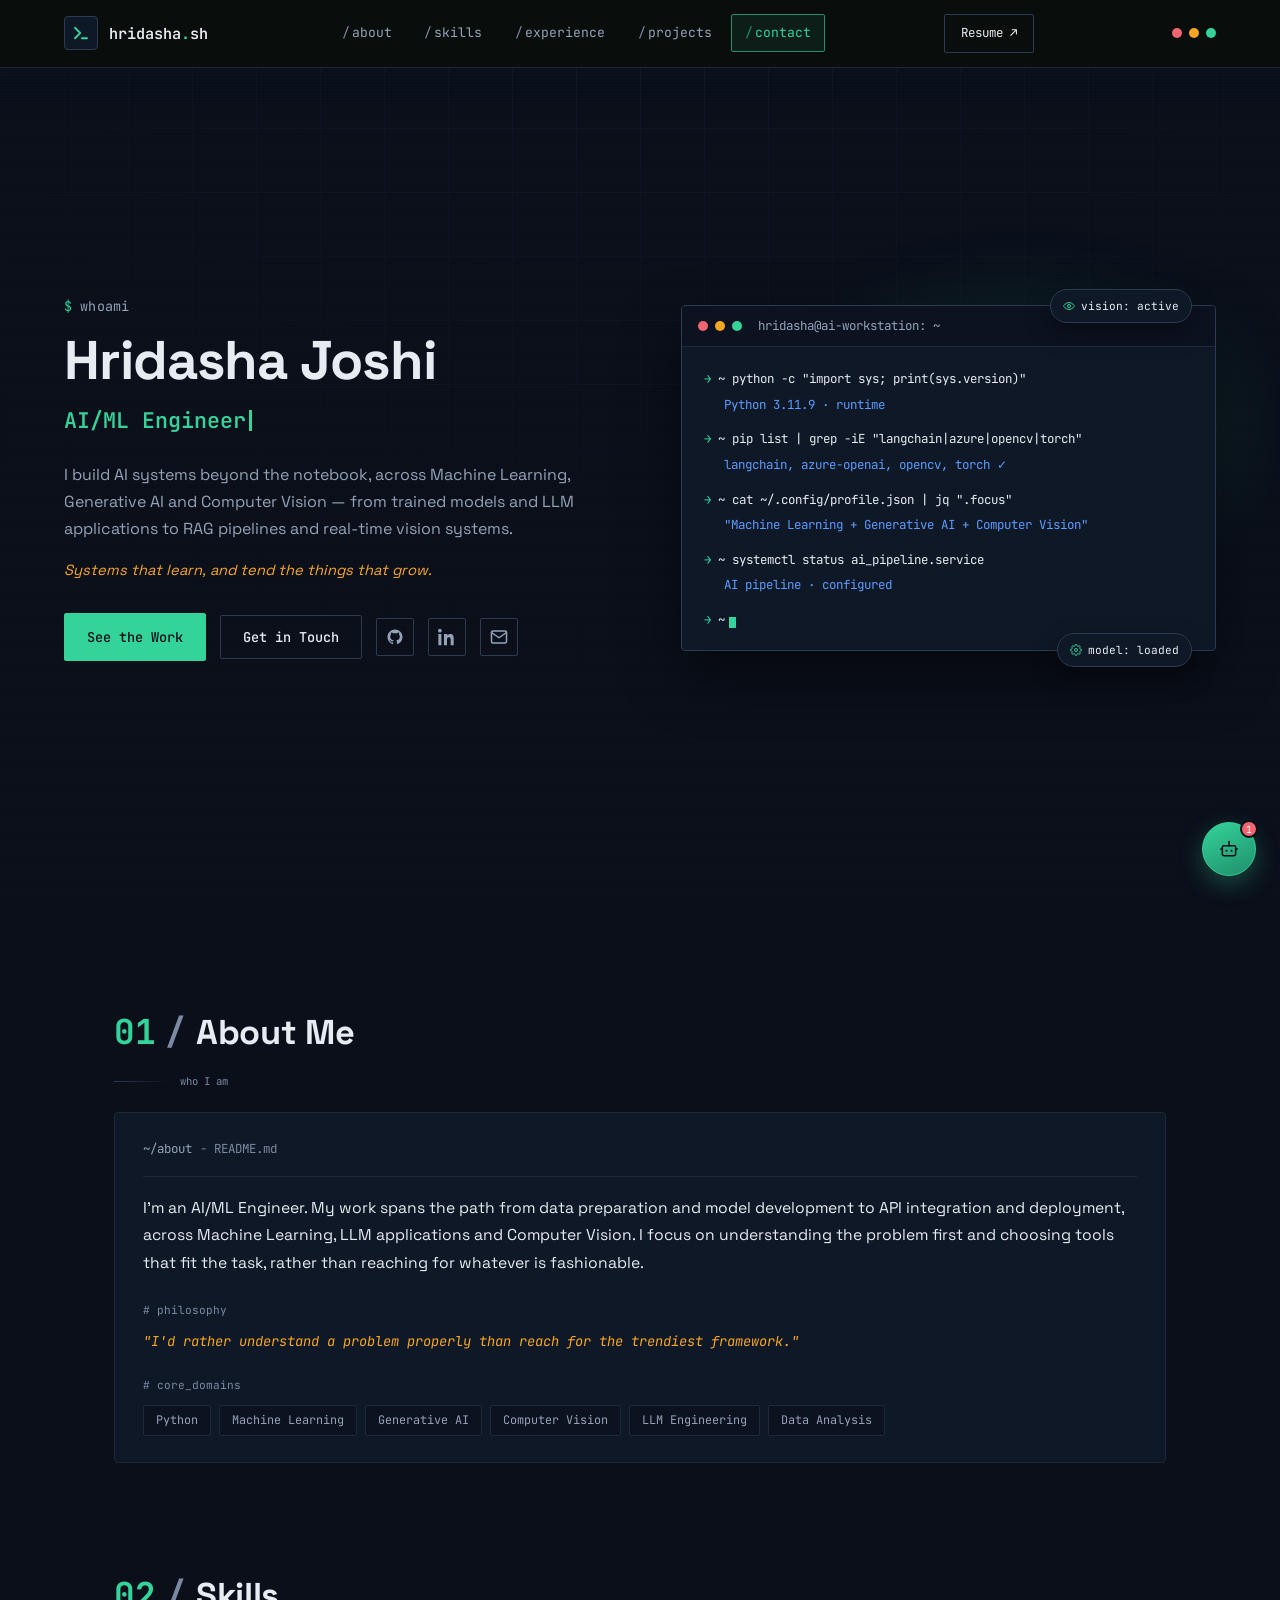
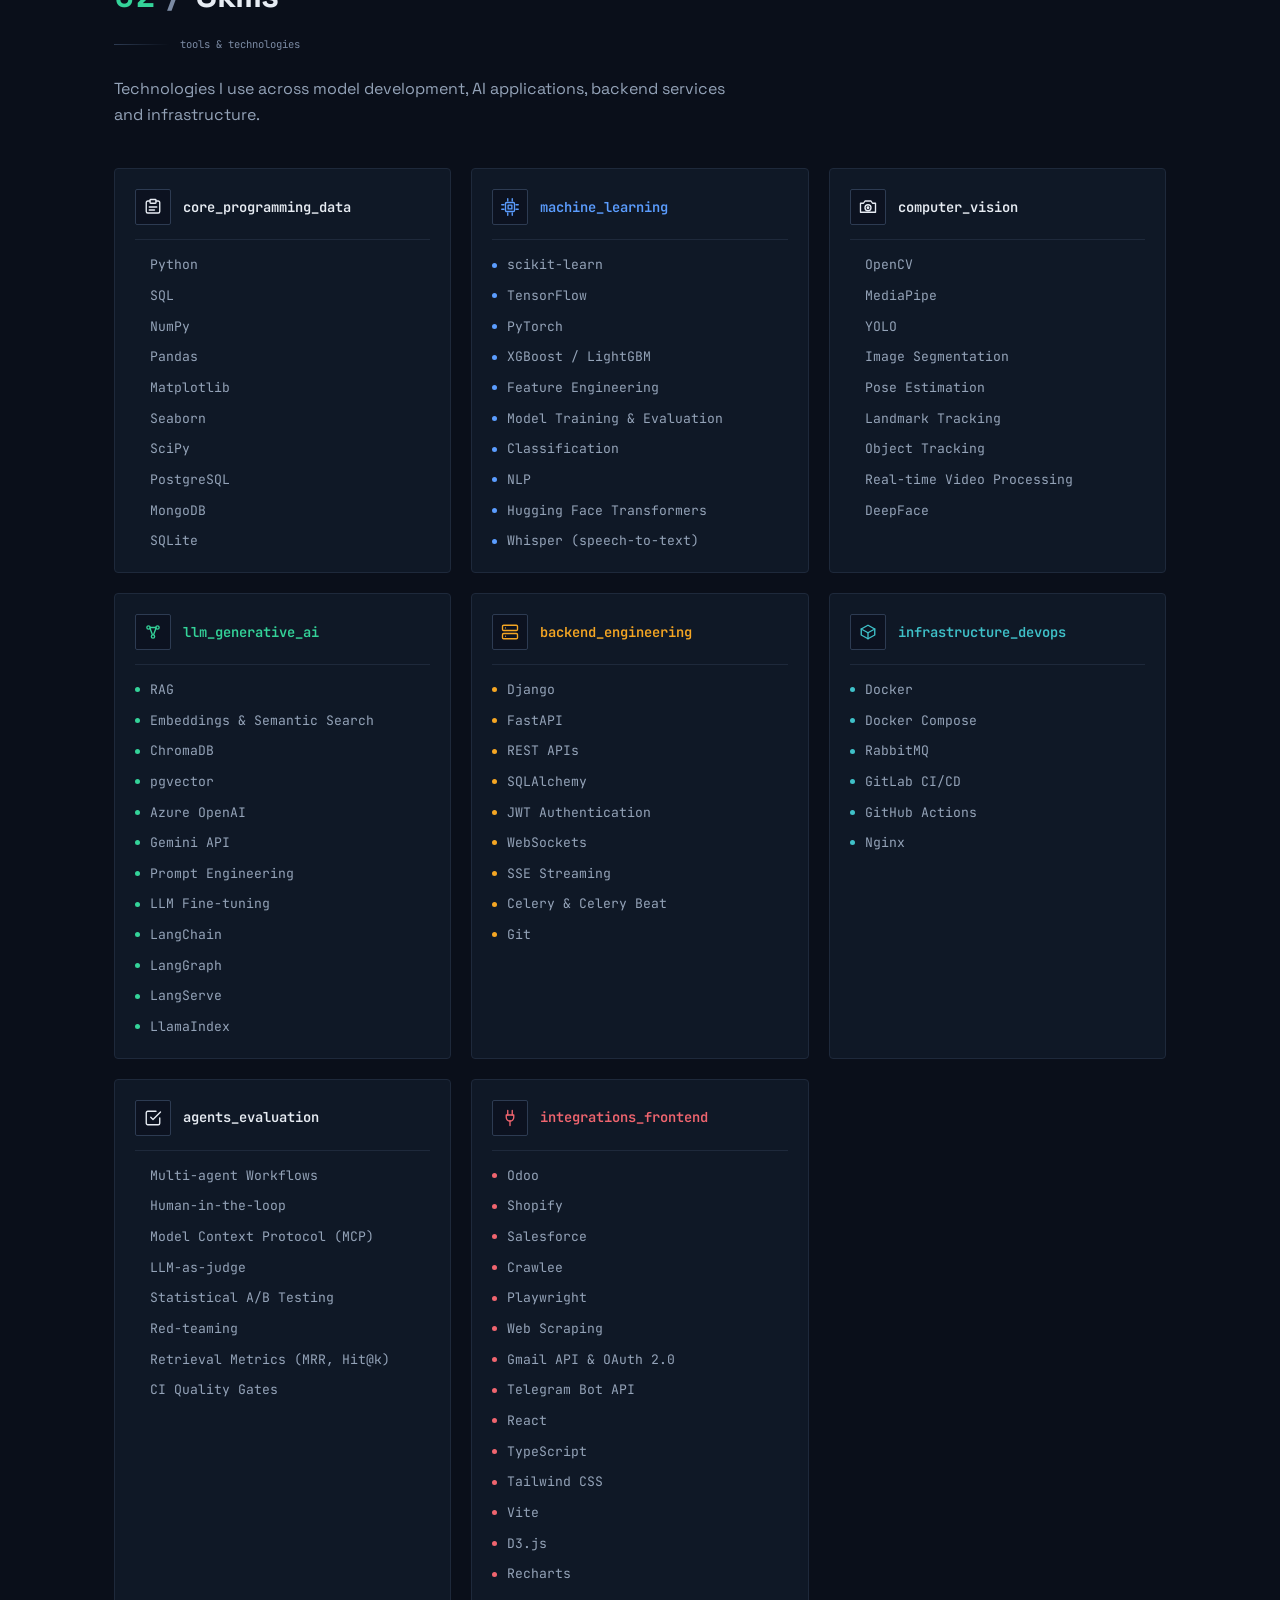
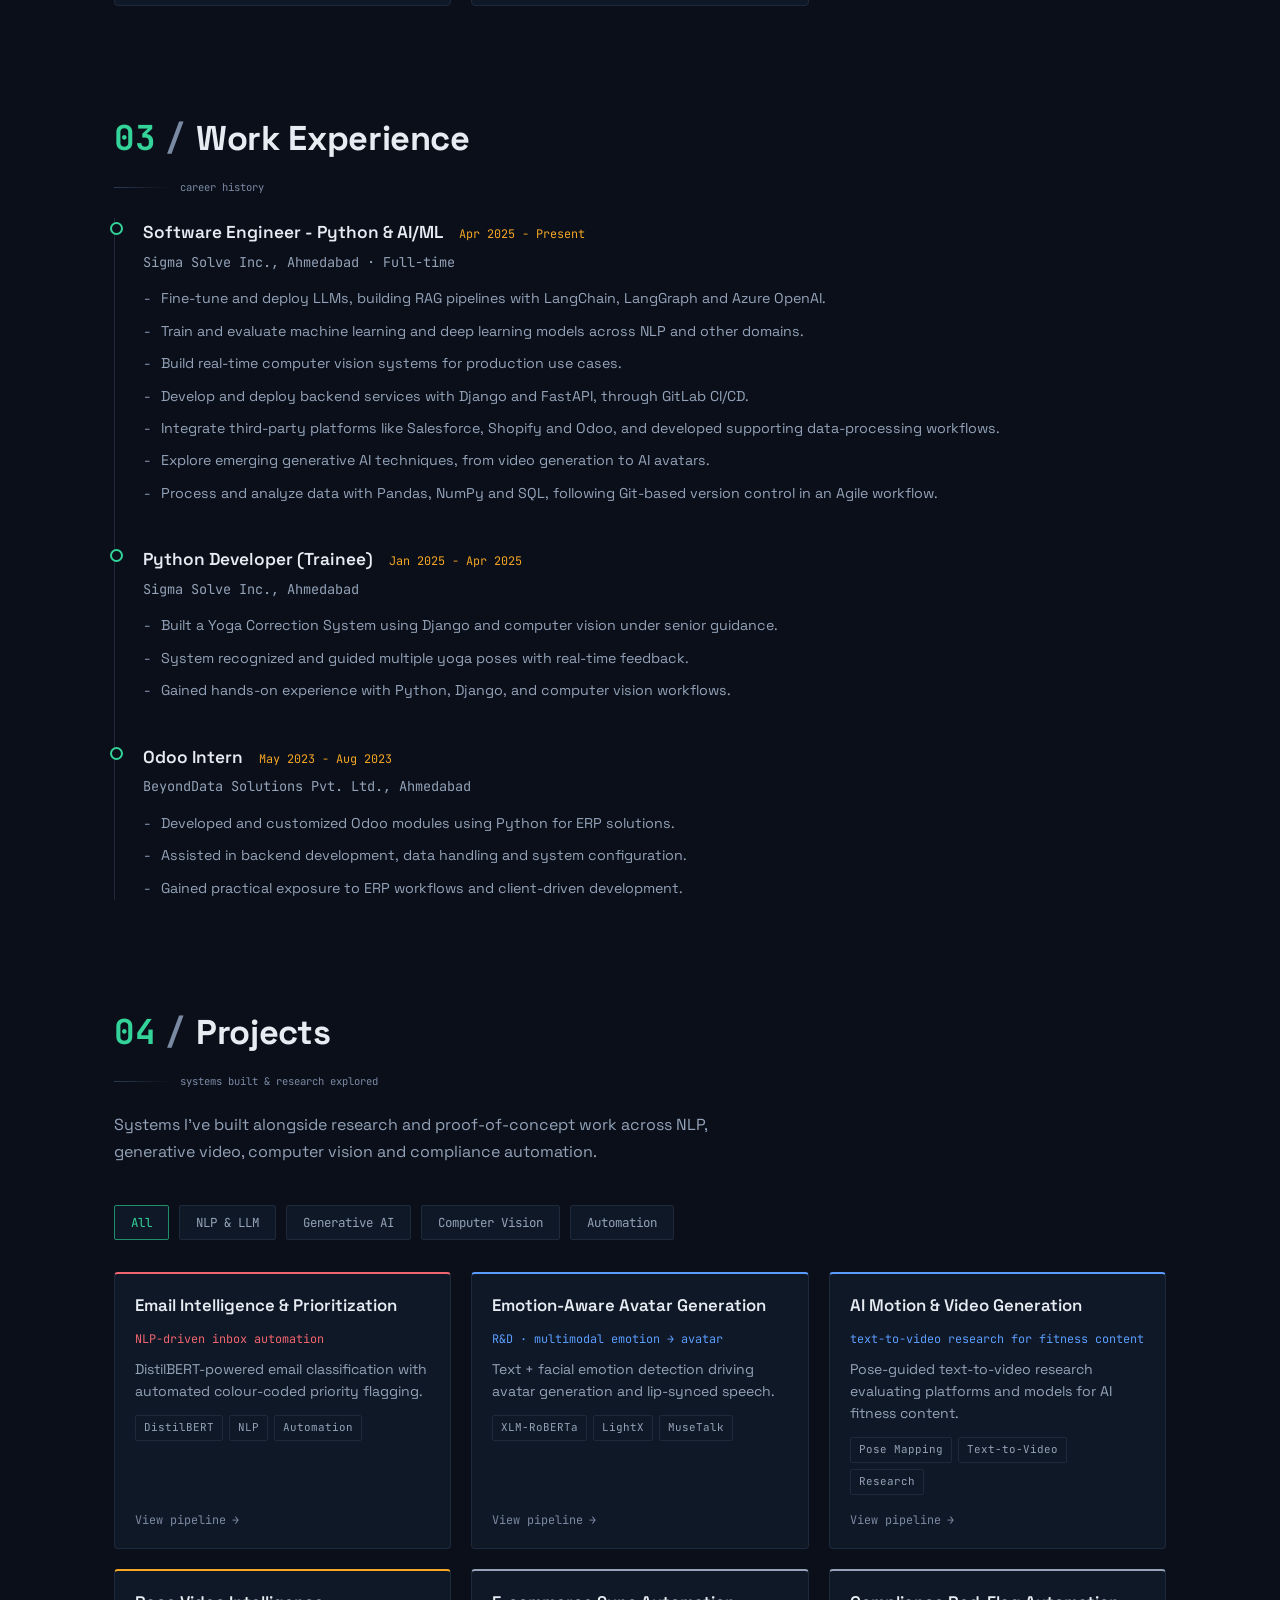
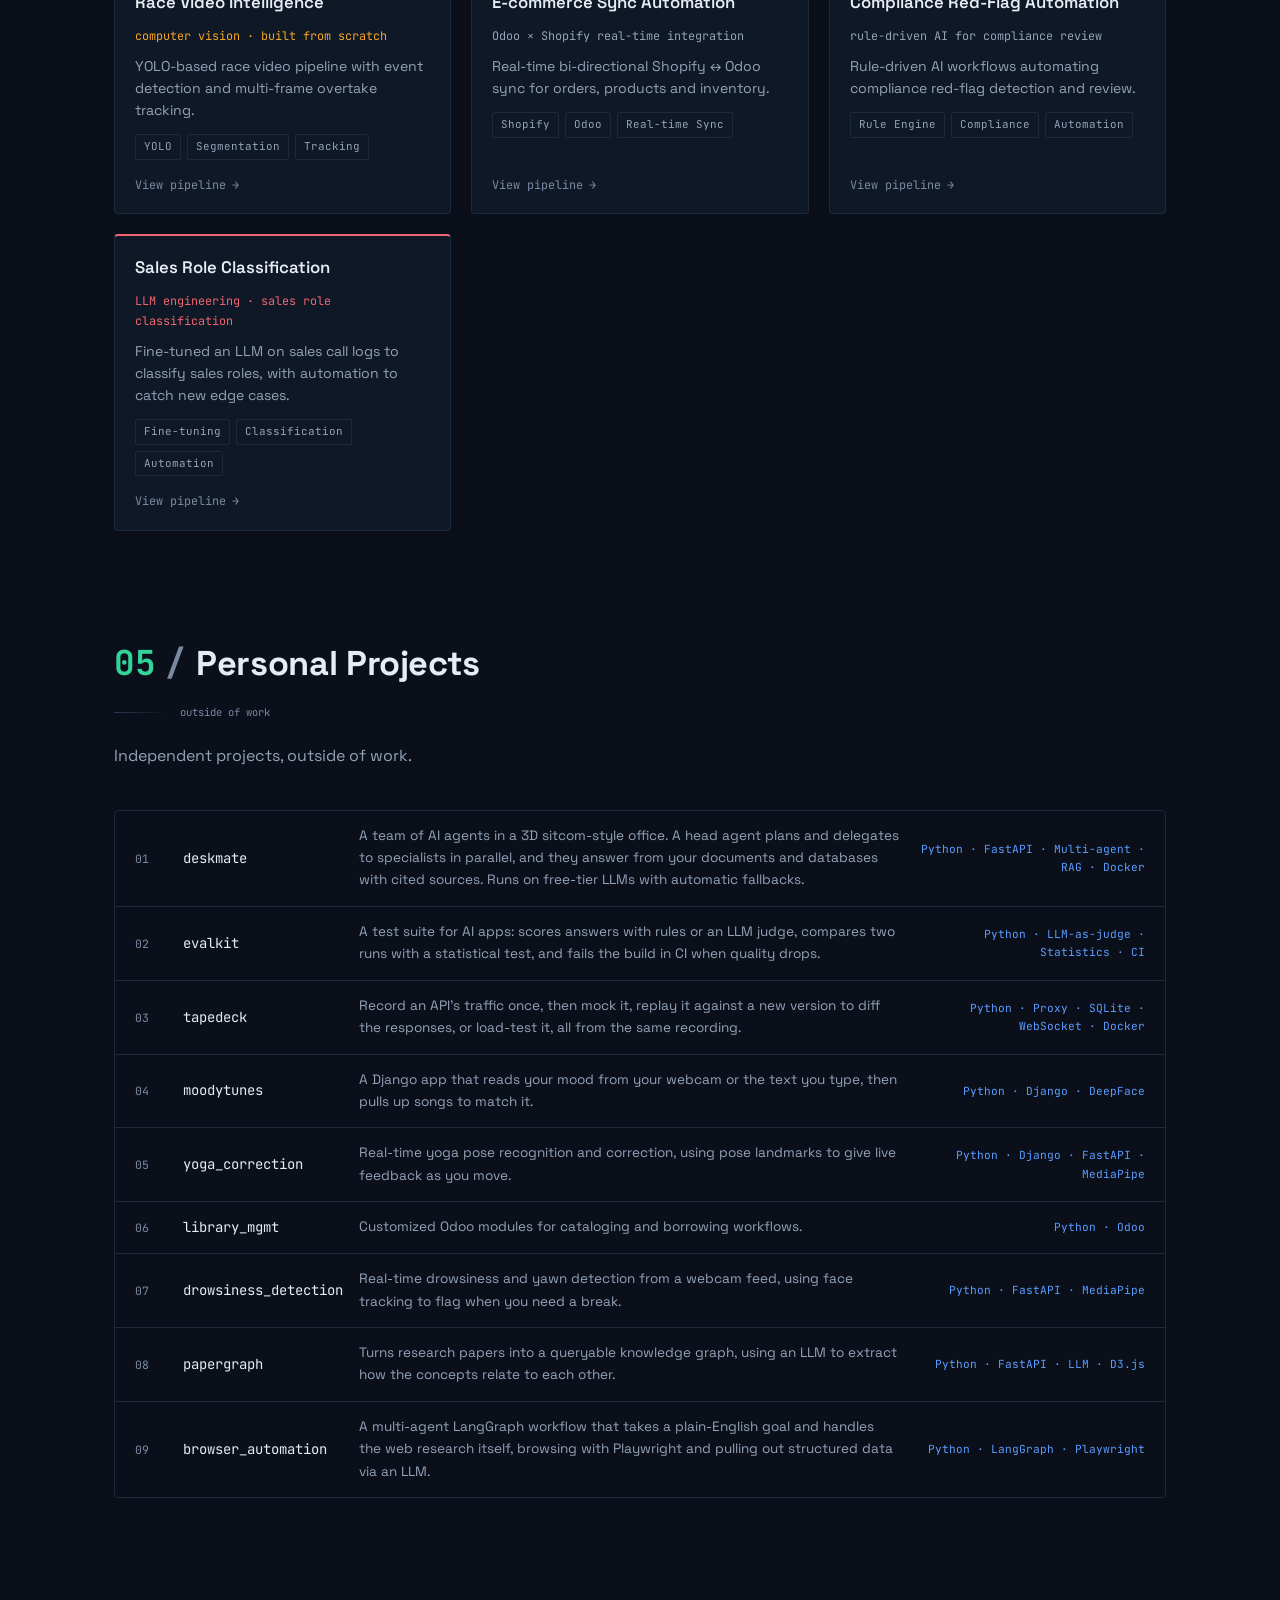
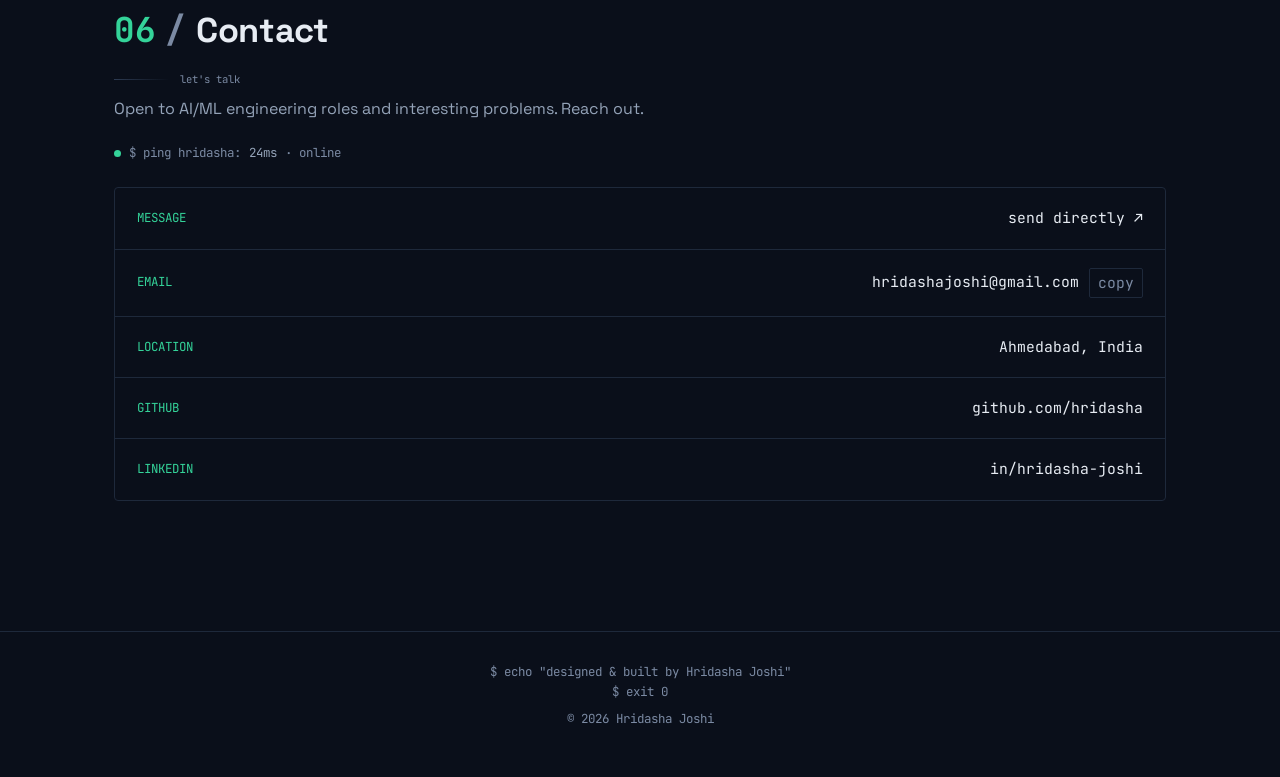
<file: index.html>
<!doctype html>
<html class="no-js" lang="en">
<head>
<meta charset="UTF-8" />
<meta name="viewport" content="width=device-width, initial-scale=1.0" />
<meta name="theme-color" content="#0b1014" />
<title>Hridasha Joshi - AI/ML Engineer</title>
<meta name="description" content="Hridasha Joshi - Software & AI/ML Engineer specializing in Machine Learning, Generative AI and Computer Vision, building production AI systems." />
<link rel="canonical" href="https://hridasha.github.io/Portfolio/" />
<meta property="og:type" content="website" />
<meta property="og:url" content="https://hridasha.github.io/Portfolio/" />
<meta property="og:title" content="Hridasha Joshi - AI/ML Engineer" />
<meta property="og:description" content="Software & AI/ML Engineer specializing in Machine Learning, Generative AI and Computer Vision, building production AI systems." />
<meta property="og:image" content="https://hridasha.github.io/Portfolio/assets/og-image.png?v=2" />
<meta property="og:image:width" content="1200" />
<meta property="og:image:height" content="630" />
<meta name="twitter:card" content="summary_large_image" />
<meta name="twitter:title" content="Hridasha Joshi - AI/ML Engineer" />
<meta name="twitter:description" content="Software & AI/ML Engineer specializing in Machine Learning, Generative AI and Computer Vision, building production AI systems." />
<meta name="twitter:image" content="https://hridasha.github.io/Portfolio/assets/og-image.png?v=2" />
<link rel="icon" href="data:image/svg+xml,%3Csvg xmlns='http://www.w3.org/2000/svg' viewBox='0 0 40 40'%3E%3Ccircle cx='20' cy='24' r='11' fill='none' stroke='%2334D399' stroke-width='2'/%3E%3Cpath d='M20 21C20 10 30 6 34 6 34 14 28 21 20 21Z' fill='%23F5A623'/%3E%3C/svg%3E" />
<link rel="preconnect" href="https://fonts.googleapis.com">
<link rel="preconnect" href="https://fonts.gstatic.com" crossorigin>
<link href="https://fonts.googleapis.com/css2?family=JetBrains+Mono:wght@400;500;600;700&family=Space+Grotesk:wght@400;500;600;700&display=swap" rel="stylesheet">
<link rel="stylesheet" href="style.css" />
<!-- Cloudflare Web Analytics -->
<script type='module' src='https://static.cloudflareinsights.com/beacon.min.js' data-cf-beacon='{"token": "ad9ea9fe39fd41fe897943c0507e60fb"}'></script>
<!-- End Cloudflare Web Analytics -->
</head>
<body>

<div class="splash-screen" id="splashScreen" tabindex="0" role="button" aria-label="Skip intro">
  <div class="splash-box">
    <p class="splash-line"><span class="splash-prompt">$</span>booting hridasha.sh</p>
    <p class="splash-line splash-line-2"><span class="splash-prompt">$</span>starting ai_pipeline.service</p>
    <p class="splash-line splash-line-3"><span class="splash-ok">[ok]</span>ready<span class="splash-cursor"></span></p>
  </div>
</div>

<div class="blueprint-grid" aria-hidden="true"></div>
<div class="scanline" aria-hidden="true"></div>

<!-- shared defs: logo mark + diagram arrowhead -->
<svg width="0" height="0" style="position:absolute">
  <defs>
    <symbol id="i-mark" viewBox="0 0 24 24">
      <path d="M4 5L11 12L4 19" stroke="currentColor" stroke-width="2.4" stroke-linecap="round" stroke-linejoin="round" fill="none"/>
      <path d="M13 19H20" stroke="currentColor" stroke-width="2.4" stroke-linecap="round"/>
    </symbol>
    <marker id="arrow" viewBox="0 0 10 10" refX="8" refY="5" markerWidth="6" markerHeight="6" orient="auto-start-reverse">
      <path d="M0,0 L10,5 L0,10 z" class="flow-arrow"/>
    </marker>
  </defs>
</svg>

<header class="nav" id="nav">
  <a href="#top" class="logo">
    <span class="logo-badge"><svg class="logo-mark" viewBox="0 0 40 40" width="18" height="18"><use href="#i-mark"/></svg></span>
    <span class="logo-text">hridasha<span class="logo-dot">.</span>sh</span>
  </a>
  <nav class="nav-links" id="navLinks">
    <a href="#telemetry" data-section="telemetry">about</a>
    <a href="#stack" data-section="stack">skills</a>
    <a href="#experience" data-section="experience">experience</a>
    <a href="#systems" data-section="systems">projects</a>
    <a href="#contact" data-section="contact">contact</a>
  </nav>
  <a class="resume-btn" href="resume.html" target="_blank" rel="noopener">Resume ↗</a>
  <div class="term-dots nav-controls" aria-hidden="true"><span></span><span></span><span></span></div>
  <button class="burger" id="burger" aria-label="Toggle menu" aria-expanded="false"><span></span><span></span><span></span></button>
</header>

<main id="top">

  <!-- HERO -->
  <section class="hero">
    <div class="hero-grid">

      <div class="hero-content">
        <p class="prompt-line hero-anim" style="--d:1"><span class="prompt-sym">$</span> whoami</p>
        <h1 class="hero-name hero-anim" style="--d:2">Hridasha Joshi</h1>
        <div class="hero-role-line hero-anim" style="--d:2.5">
          <span class="hero-role" id="roleCycler"></span><span class="hero-role-cursor"></span>
        </div>
        <p class="hero-sub hero-anim" style="--d:3">
          I build AI systems beyond the notebook, across Machine Learning, Generative AI and Computer Vision — from trained models and LLM applications to RAG pipelines and real-time vision systems.
        </p>
        <p class="hero-tagline hero-anim" style="--d:4">Systems that learn, and tend the things that grow.</p>
        <div class="hero-cta hero-anim" style="--d:5">
          <a href="#systems" class="btn btn-primary">See the Work</a>
          <button type="button" class="btn btn-ghost" data-modal-open>Get in Touch</button>
          <a class="icon-btn" href="https://github.com/hridasha" target="_blank" rel="noopener" aria-label="GitHub">
            <svg viewBox="0 0 24 24" width="18" height="18" fill="currentColor"><path d="M12 2C6.48 2 2 6.48 2 12c0 4.42 2.87 8.17 6.84 9.5.5.09.68-.22.68-.48 0-.24-.01-.87-.01-1.71-2.78.6-3.37-1.34-3.37-1.34-.46-1.16-1.11-1.47-1.11-1.47-.91-.62.07-.61.07-.61 1 .07 1.53 1.03 1.53 1.03.89 1.52 2.34 1.08 2.91.83.09-.65.35-1.08.63-1.33-2.22-.25-4.55-1.11-4.55-4.94 0-1.09.39-1.98 1.03-2.68-.1-.25-.45-1.27.1-2.65 0 0 .84-.27 2.75 1.02.8-.22 1.65-.33 2.5-.33.85 0 1.7.11 2.5.33 1.91-1.29 2.75-1.02 2.75-1.02.55 1.38.2 2.4.1 2.65.64.7 1.03 1.59 1.03 2.68 0 3.84-2.34 4.68-4.57 4.93.36.31.68.92.68 1.85 0 1.34-.01 2.42-.01 2.75 0 .27.18.58.69.48A10.02 10.02 0 0022 12c0-5.52-4.48-10-10-10z"/></svg>
          </a>
          <a class="icon-btn" href="https://www.linkedin.com/in/hridasha-joshi-94265426a/" target="_blank" rel="noopener" aria-label="LinkedIn">
            <svg viewBox="0 0 24 24" width="18" height="18" fill="currentColor"><path d="M4.98 3.5C4.98 4.88 3.87 6 2.5 6S.02 4.88.02 3.5 1.13 1 2.5 1s2.48 1.12 2.48 2.5zM.5 8h4v15h-4V8zM8.5 8h3.83v2.05h.05c.53-1 1.83-2.05 3.77-2.05 4.03 0 4.77 2.65 4.77 6.1V23h-4v-6.93c0-1.65-.03-3.77-2.3-3.77-2.3 0-2.65 1.8-2.65 3.65V23h-4V8z"/></svg>
          </a>
          <a class="icon-btn" href="mailto:hridashajoshi@gmail.com" aria-label="Email">
            <svg viewBox="0 0 24 24" width="18" height="18" fill="none" stroke="currentColor" stroke-width="2" stroke-linecap="round" stroke-linejoin="round"><path d="M4 4h16a2 2 0 0 1 2 2v12a2 2 0 0 1-2 2H4a2 2 0 0 1-2-2V6a2 2 0 0 1 2-2z"/><path d="M22 6l-10 7L2 6"/></svg>
          </a>
        </div>
      </div>

      <div class="hero-term-wrap hero-anim" style="--d:2">
        <span class="hero-float-badge hero-float-top"><svg viewBox="0 0 24 24" width="12" height="12" fill="none" stroke="currentColor" stroke-width="2"><path d="M1 12s4-7 11-7 11 7 11 7-4 7-11 7-11-7-11-7z"/><circle cx="12" cy="12" r="3"/></svg>vision: active</span>
        <div class="terminal hero-terminal">
          <div class="term-bar">
            <div class="term-dots" aria-hidden="true"><span></span><span></span><span></span></div>
            <span class="term-title">hridasha@ai-workstation: ~</span>
          </div>
          <div class="term-body hero-term-body">
            <p class="term-line hero-anim" style="--d:3"><span class="term-arrow">&rarr;</span> <span class="term-cmd">~ python -c "import sys; print(sys.version)"</span></p>
            <p class="term-out hero-anim" style="--d:3.3">Python 3.11.9 · runtime</p>
            <p class="term-line hero-anim" style="--d:4"><span class="term-arrow">&rarr;</span> <span class="term-cmd">~ pip list | grep -iE "langchain|azure|opencv|torch"</span></p>
            <p class="term-out hero-anim" style="--d:4.3">langchain, azure-openai, opencv, torch &check;</p>
            <p class="term-line hero-anim" style="--d:5"><span class="term-arrow">&rarr;</span> <span class="term-cmd">~ cat ~/.config/profile.json | jq ".focus"</span></p>
            <p class="term-out hero-anim" style="--d:5.3">"Machine Learning + Generative AI + Computer Vision"</p>
            <p class="term-line hero-anim" style="--d:6"><span class="term-arrow">&rarr;</span> <span class="term-cmd">~ systemctl status ai_pipeline.service</span></p>
            <p class="term-out hero-anim" style="--d:6.3">AI pipeline · configured</p>
            <p class="term-line hero-anim" style="--d:7"><span class="term-arrow">&rarr;</span> <span class="term-cmd">~</span><span class="cursor"></span></p>
          </div>
        </div>
        <span class="hero-float-badge hero-float-bottom"><svg viewBox="0 0 24 24" width="12" height="12" fill="none" stroke="currentColor" stroke-width="2"><circle cx="12" cy="12" r="3"/><path d="M19.4 15a1.65 1.65 0 0 0 .33 1.82l.06.06a2 2 0 1 1-2.83 2.83l-.06-.06a1.65 1.65 0 0 0-1.82-.33 1.65 1.65 0 0 0-1 1.51V21a2 2 0 0 1-4 0v-.09A1.65 1.65 0 0 0 9 19.4a1.65 1.65 0 0 0-1.82.33l-.06.06a2 2 0 1 1-2.83-2.83l.06-.06a1.65 1.65 0 0 0 .33-1.82 1.65 1.65 0 0 0-1.51-1H3a2 2 0 0 1 0-4h.09A1.65 1.65 0 0 0 4.6 9a1.65 1.65 0 0 0-.33-1.82l-.06-.06a2 2 0 1 1 2.83-2.83l.06.06a1.65 1.65 0 0 0 1.82.33H9a1.65 1.65 0 0 0 1-1.51V3a2 2 0 0 1 4 0v.09a1.65 1.65 0 0 0 1 1.51 1.65 1.65 0 0 0 1.82-.33l.06-.06a2 2 0 1 1 2.83 2.83l-.06.06a1.65 1.65 0 0 0-.33 1.82V9a1.65 1.65 0 0 0 1.51 1H21a2 2 0 0 1 0 4h-.09a1.65 1.65 0 0 0-1.51 1z"/></svg>model: loaded</span>
      </div>

    </div>
  </section>

  <!-- TELEMETRY -->
  <section id="telemetry" class="section">
    <div class="sec-head">
      <h2 class="sec-title"><span class="sec-index">01</span><span class="sec-slash">/</span>About Me</h2>
      <div class="sec-rule"><span class="sec-rule-line"></span><span class="sec-log">who I am</span></div>
    </div>
    <div class="about-grid reveal">
      <div class="about-readme">
        <div class="readme-head">
          <span class="readme-path">~/about</span>
          <span class="readme-file">- README.md</span>
        </div>
        <p class="readme-bio">
          I'm an AI/ML Engineer. My work spans the path from data preparation and model development to API integration and deployment,
          across Machine Learning, LLM applications and Computer Vision. I focus on understanding the problem
          first and choosing tools that fit the task, rather than reaching for whatever is fashionable.
        </p>
        <div class="readme-block">
          <p class="readme-label"># philosophy</p>
          <p class="readme-quote">"I'd rather understand a problem properly than reach for the trendiest framework."</p>
        </div>
        <div class="readme-block">
          <p class="readme-label"># core_domains</p>
          <div class="domain-tags">
            <span>Python</span><span>Machine Learning</span><span>Generative AI</span><span>Computer Vision</span><span>LLM Engineering</span><span>Data Analysis</span>
          </div>
        </div>
      </div>
    </div>
  </section>

  <!-- SKILL MATRIX -->
  <section id="stack" class="section">
    <div class="sec-head">
      <h2 class="sec-title"><span class="sec-index">02</span><span class="sec-slash">/</span>Skills</h2>
      <div class="sec-rule"><span class="sec-rule-line"></span><span class="sec-log">tools & technologies</span></div>
    </div>
    <p class="section-lede">Technologies I use across model development, AI applications, backend services and infrastructure.</p>

    <div class="skill-grid reveal">

      <div class="skill-card" data-cat="core">
        <div class="skill-head">
          <span class="skill-icon"><svg viewBox="0 0 24 24" fill="none" stroke="currentColor" stroke-width="1.8" stroke-linecap="round" stroke-linejoin="round"><path d="M8 4H5a2 2 0 0 0-2 2v12a2 2 0 0 0 2 2h14a2 2 0 0 0 2-2V6a2 2 0 0 0-2-2h-3"/><rect x="8" y="2" width="8" height="5" rx="1"/><path d="M7 12h10M7 16h7"/></svg></span>
          <div class="skill-head-text"><span class="skill-label">core_programming_data</span></div>
        </div>
        <ul class="skill-list">
          <li><span class="skill-dot"></span>Python</li>
          <li><span class="skill-dot"></span>SQL</li>
          <li><span class="skill-dot"></span>NumPy</li>
          <li><span class="skill-dot"></span>Pandas</li>
          <li><span class="skill-dot"></span>Matplotlib</li>
          <li><span class="skill-dot"></span>Seaborn</li>
          <li><span class="skill-dot"></span>SciPy</li>
          <li><span class="skill-dot"></span>PostgreSQL</li>
          <li><span class="skill-dot"></span>MongoDB</li>
          <li><span class="skill-dot"></span>SQLite</li>
        </ul>
      </div>

      <div class="skill-card" data-cat="ml">
        <div class="skill-head">
          <span class="skill-icon"><svg viewBox="0 0 24 24" fill="none" stroke="currentColor" stroke-width="1.8" stroke-linecap="round" stroke-linejoin="round"><rect x="6" y="6" width="12" height="12" rx="1.5"/><rect x="9.5" y="9.5" width="5" height="5"/><path d="M9 1v3M15 1v3M9 20v3M15 20v3M1 9h3M1 15h3M20 9h3M20 15h3"/></svg></span>
          <div class="skill-head-text"><span class="skill-label">machine_learning</span></div>
        </div>
        <ul class="skill-list">
          <li><span class="skill-dot"></span>scikit-learn</li>
          <li><span class="skill-dot"></span>TensorFlow</li>
          <li><span class="skill-dot"></span>PyTorch</li>
          <li><span class="skill-dot"></span>XGBoost / LightGBM</li>
          <li><span class="skill-dot"></span>Feature Engineering</li>
          <li><span class="skill-dot"></span>Model Training &amp; Evaluation</li>
          <li><span class="skill-dot"></span>Classification</li>
          <li><span class="skill-dot"></span>NLP</li>
          <li><span class="skill-dot"></span>Hugging Face Transformers</li>
          <li><span class="skill-dot"></span>Whisper (speech-to-text)</li>
        </ul>
      </div>

      <div class="skill-card" data-cat="cv">
        <div class="skill-head">
          <span class="skill-icon"><svg viewBox="0 0 24 24" fill="none" stroke="currentColor" stroke-width="1.8" stroke-linecap="round" stroke-linejoin="round"><path d="M2 7h4l2-3h8l2 3h4v12H2z"/><circle cx="12" cy="13" r="4"/><circle cx="12" cy="13" r="1"/></svg></span>
          <div class="skill-head-text"><span class="skill-label">computer_vision</span></div>
        </div>
        <ul class="skill-list">
          <li><span class="skill-dot"></span>OpenCV</li>
          <li><span class="skill-dot"></span>MediaPipe</li>
          <li><span class="skill-dot"></span>YOLO</li>
          <li><span class="skill-dot"></span>Image Segmentation</li>
          <li><span class="skill-dot"></span>Pose Estimation</li>
          <li><span class="skill-dot"></span>Landmark Tracking</li>
          <li><span class="skill-dot"></span>Object Tracking</li>
          <li><span class="skill-dot"></span>Real-time Video Processing</li>
          <li><span class="skill-dot"></span>DeepFace</li>
        </ul>
      </div>

      <div class="skill-card" data-cat="llm">
        <div class="skill-head">
          <span class="skill-icon"><svg viewBox="0 0 24 24" fill="none" stroke="currentColor" stroke-width="1.8" stroke-linecap="round" stroke-linejoin="round"><circle cx="6" cy="6" r="2.2"/><circle cx="18" cy="6" r="2.2"/><circle cx="12" cy="18" r="2.2"/><path d="M8 7l3 8M16 7l-3 8M8.2 6h7.6"/></svg></span>
          <div class="skill-head-text"><span class="skill-label">llm_generative_ai</span></div>
        </div>
        <ul class="skill-list">
          <li><span class="skill-dot"></span>RAG</li>
          <li><span class="skill-dot"></span>Embeddings &amp; Semantic Search</li>
          <li><span class="skill-dot"></span>ChromaDB</li>
          <li><span class="skill-dot"></span>pgvector</li>
          <li><span class="skill-dot"></span>Azure OpenAI</li>
          <li><span class="skill-dot"></span>Gemini API</li>
          <li><span class="skill-dot"></span>Prompt Engineering</li>
          <li><span class="skill-dot"></span>LLM Fine-tuning</li>
          <li><span class="skill-dot"></span>LangChain</li>
          <li><span class="skill-dot"></span>LangGraph</li>
          <li><span class="skill-dot"></span>LangServe</li>
          <li><span class="skill-dot"></span>LlamaIndex</li>
        </ul>
      </div>

      <div class="skill-card" data-cat="backend">
        <div class="skill-head">
          <span class="skill-icon"><svg viewBox="0 0 24 24" fill="none" stroke="currentColor" stroke-width="1.8" stroke-linecap="round" stroke-linejoin="round"><rect x="2" y="3" width="20" height="7" rx="1.5"/><rect x="2" y="14" width="20" height="7" rx="1.5"/><circle cx="6" cy="6.5" r=".8" fill="currentColor" stroke="none"/><circle cx="6" cy="17.5" r=".8" fill="currentColor" stroke="none"/></svg></span>
          <div class="skill-head-text"><span class="skill-label">backend_engineering</span></div>
        </div>
        <ul class="skill-list">
          <li><span class="skill-dot"></span>Django</li>
          <li><span class="skill-dot"></span>FastAPI</li>
          <li><span class="skill-dot"></span>REST APIs</li>
          <li><span class="skill-dot"></span>SQLAlchemy</li>
          <li><span class="skill-dot"></span>JWT Authentication</li>
          <li><span class="skill-dot"></span>WebSockets</li>
          <li><span class="skill-dot"></span>SSE Streaming</li>
          <li><span class="skill-dot"></span>Celery &amp; Celery Beat</li>
          <li><span class="skill-dot"></span>Git</li>
        </ul>
      </div>

      <div class="skill-card" data-cat="infra">
        <div class="skill-head">
          <span class="skill-icon"><svg viewBox="0 0 24 24" fill="none" stroke="currentColor" stroke-width="1.8" stroke-linecap="round" stroke-linejoin="round"><path d="M21 8l-9-5-9 5 9 5 9-5z"/><path d="M3 8v8l9 5 9-5V8"/><path d="M12 13v8"/></svg></span>
          <div class="skill-head-text"><span class="skill-label">infrastructure_devops</span></div>
        </div>
        <ul class="skill-list">
          <li><span class="skill-dot"></span>Docker</li>
          <li><span class="skill-dot"></span>Docker Compose</li>
          <li><span class="skill-dot"></span>RabbitMQ</li>
          <li><span class="skill-dot"></span>GitLab CI/CD</li>
          <li><span class="skill-dot"></span>GitHub Actions</li>
          <li><span class="skill-dot"></span>Nginx</li>
        </ul>
      </div>

      <div class="skill-card" data-cat="agents">
        <div class="skill-head">
          <span class="skill-icon"><svg viewBox="0 0 24 24" fill="none" stroke="currentColor" stroke-width="1.8" stroke-linecap="round" stroke-linejoin="round"><path d="M9 11l3 3L22 4"/><path d="M21 12v7a2 2 0 0 1-2 2H5a2 2 0 0 1-2-2V5a2 2 0 0 1 2-2h11"/></svg></span>
          <div class="skill-head-text"><span class="skill-label">agents_evaluation</span></div>
        </div>
        <ul class="skill-list">
          <li><span class="skill-dot"></span>Multi-agent Workflows</li>
          <li><span class="skill-dot"></span>Human-in-the-loop</li>
          <li><span class="skill-dot"></span>Model Context Protocol (MCP)</li>
          <li><span class="skill-dot"></span>LLM-as-judge</li>
          <li><span class="skill-dot"></span>Statistical A/B Testing</li>
          <li><span class="skill-dot"></span>Red-teaming</li>
          <li><span class="skill-dot"></span>Retrieval Metrics (MRR, Hit@k)</li>
          <li><span class="skill-dot"></span>CI Quality Gates</li>
        </ul>
      </div>

      <div class="skill-card" data-cat="integrations">
        <div class="skill-head">
          <span class="skill-icon"><svg viewBox="0 0 24 24" fill="none" stroke="currentColor" stroke-width="1.8" stroke-linecap="round" stroke-linejoin="round"><path d="M9 2v6M15 2v6"/><path d="M7 8h10v3a5 5 0 0 1-5 5 5 5 0 0 1-5-5V8z"/><path d="M12 16v6"/></svg></span>
          <div class="skill-head-text"><span class="skill-label">integrations_frontend</span></div>
        </div>
        <ul class="skill-list">
          <li><span class="skill-dot"></span>Odoo</li>
          <li><span class="skill-dot"></span>Shopify</li>
          <li><span class="skill-dot"></span>Salesforce</li>
          <li><span class="skill-dot"></span>Crawlee</li>
          <li><span class="skill-dot"></span>Playwright</li>
          <li><span class="skill-dot"></span>Web Scraping</li>
          <li><span class="skill-dot"></span>Gmail API &amp; OAuth 2.0</li>
          <li><span class="skill-dot"></span>Telegram Bot API</li>
          <li><span class="skill-dot"></span>React</li>
          <li><span class="skill-dot"></span>TypeScript</li>
          <li><span class="skill-dot"></span>Tailwind CSS</li>
          <li><span class="skill-dot"></span>Vite</li>
          <li><span class="skill-dot"></span>D3.js</li>
          <li><span class="skill-dot"></span>Recharts</li>
        </ul>
      </div>

    </div>
  </section>

  <!-- EXPERIENCE -->
  <section id="experience" class="section">
    <div class="sec-head">
      <h2 class="sec-title"><span class="sec-index">03</span><span class="sec-slash">/</span>Work Experience</h2>
      <div class="sec-rule"><span class="sec-rule-line"></span><span class="sec-log">career history</span></div>
    </div>

    <div class="explog reveal">

      <div class="exp-item">
        <div class="exp-head">
          <h3>Software Engineer - Python &amp; AI/ML</h3>
          <span class="exp-date">Apr 2025 - Present</span>
        </div>
        <p class="exp-company">Sigma Solve Inc., Ahmedabad · Full-time</p>
        <ul>
          <li>Fine-tune and deploy LLMs, building RAG pipelines with LangChain, LangGraph and Azure OpenAI.</li>
          <li>Train and evaluate machine learning and deep learning models across NLP and other domains.</li>
          <li>Build real-time computer vision systems for production use cases.</li>
          <li>Develop and deploy backend services with Django and FastAPI, through GitLab CI/CD.</li>
          <li>Integrate third-party platforms like Salesforce, Shopify and Odoo, and developed supporting data-processing workflows.</li>
          <li>Explore emerging generative AI techniques, from video generation to AI avatars.</li>
          <li>Process and analyze data with Pandas, NumPy and SQL, following Git-based version control in an Agile workflow.</li>
        </ul>
      </div>

      <div class="exp-item">
        <div class="exp-head">
          <h3>Python Developer (Trainee)</h3>
          <span class="exp-date">Jan 2025 - Apr 2025</span>
        </div>
        <p class="exp-company">Sigma Solve Inc., Ahmedabad</p>
        <ul>
          <li>Built a Yoga Correction System using Django and computer vision under senior guidance.</li>
          <li>System recognized and guided multiple yoga poses with real-time feedback.</li>
          <li>Gained hands-on experience with Python, Django, and computer vision workflows.</li>
        </ul>
      </div>

      <div class="exp-item">
        <div class="exp-head">
          <h3>Odoo Intern</h3>
          <span class="exp-date">May 2023 - Aug 2023</span>
        </div>
        <p class="exp-company">BeyondData Solutions Pvt. Ltd., Ahmedabad</p>
        <ul>
          <li>Developed and customized Odoo modules using Python for ERP solutions.</li>
          <li>Assisted in backend development, data handling and system configuration.</li>
          <li>Gained practical exposure to ERP workflows and client-driven development.</li>
        </ul>
      </div>

    </div>
  </section>

  <!-- PIPELINE ARTIFACTS -->
  <section id="systems" class="section">
    <div class="sec-head">
      <h2 class="sec-title"><span class="sec-index">04</span><span class="sec-slash">/</span>Projects</h2>
      <div class="sec-rule"><span class="sec-rule-line"></span><span class="sec-log">systems built &amp; research explored</span></div>
    </div>
    <p class="section-lede">Systems I've built alongside research and proof-of-concept work across NLP, generative video, computer vision and compliance automation.</p>

    <div class="filter-tabs" role="group" aria-label="Filter systems by domain">
      <button type="button" class="filter-tab active" data-filter="all">All</button>
      <button type="button" class="filter-tab" data-filter="llm">NLP &amp; LLM</button>
      <button type="button" class="filter-tab" data-filter="genai">Generative AI</button>
      <button type="button" class="filter-tab" data-filter="cv">Computer Vision</button>
      <button type="button" class="filter-tab" data-filter="automation">Automation</button>
    </div>

    <div class="pipeline-grid reveal">

      <!-- PIPELINE 01 -->
      <article class="pipeline-card" data-category="llm" tabindex="0" role="button" aria-haspopup="dialog">
        <div class="pl-head">
          <div>
            <h3>Email Intelligence &amp; Prioritization</h3>
          </div>
          <span class="pl-role">NLP-driven inbox automation</span>
        </div>
        <p class="pl-summary">DistilBERT-powered email classification with automated colour-coded priority flagging.</p>
        <div class="pl-tags"><span>DistilBERT</span><span>NLP</span><span>Automation</span></div>
        <span class="pl-view">View pipeline <span aria-hidden="true">&rarr;</span></span>
        <div class="pl-detail">
        <div class="pl-body">
          <div class="pl-code-pane">
            <p class="pl-snippet-label">what it does</p>
            <ul style="display:flex;flex-direction:column;gap:9px;">
              <li style="font-size:.87rem;color:var(--text-dim);">Trained DistilBERT for email analysis and prioritization; built a POC parsing emails, PDF attachments and Excel files to extract business-critical information.</li>
              <li style="font-size:.87rem;color:var(--text-dim);">Built AI workflows flagging priority customers, hot sellers and in-stock items against business guidelines, with automated colour-coded flagging inside the email client.</li>
            </ul>
          </div>
        </div>
        <div class="pl-spec">
          <span><b>MODEL</b> DistilBERT</span>
          <span><b>INPUT</b> email body · PDF · Excel</span>
          <span><b>OUTPUT</b> colour-coded priority flags</span>
        </div>
        </div>
      </article>

      <!-- PIPELINE 02 -->
      <article class="pipeline-card" data-category="genai" tabindex="0" role="button" aria-haspopup="dialog">
        <div class="pl-head">
          <div>
            <h3>Emotion-Aware Avatar Generation</h3>
          </div>
          <span class="pl-role">R&amp;D · multimodal emotion &rarr; avatar</span>
        </div>
        <p class="pl-summary">Text + facial emotion detection driving avatar generation and lip-synced speech.</p>
        <div class="pl-tags"><span>XLM-RoBERTa</span><span>LightX</span><span>MuseTalk</span></div>
        <span class="pl-view">View pipeline <span aria-hidden="true">&rarr;</span></span>
        <div class="pl-detail">
        <div class="pl-body">
          <div class="pl-code-pane">
            <p class="pl-snippet-label">what it does</p>
            <ul style="display:flex;flex-direction:column;gap:9px;">
              <li style="font-size:.87rem;color:var(--text-dim);">Researched text-emotion detection with XLM-RoBERTa Large Go Emotions V3 and facial-expression detection from images to map user emotion.</li>
              <li style="font-size:.87rem;color:var(--text-dim);">Integrated LightX for emotion-driven avatar generation and MuseTalk for lip-synced speaking avatars; explored WebRTC for real-time streaming.</li>
            </ul>
          </div>
        </div>
        <div class="pl-spec">
          <span><b>MODELS</b> XLM-RoBERTa · LightX · MuseTalk</span>
          <span><b>STREAMING</b> WebRTC (explored)</span>
        </div>
        </div>
      </article>

      <!-- PIPELINE 03 -->
      <article class="pipeline-card" data-category="genai" tabindex="0" role="button" aria-haspopup="dialog">
        <div class="pl-head">
          <div>
            <h3>AI Motion &amp; Video Generation</h3>
          </div>
          <span class="pl-role">text-to-video research for fitness content</span>
        </div>
        <p class="pl-summary">Pose-guided text-to-video research evaluating platforms and models for AI fitness content.</p>
        <div class="pl-tags"><span>Pose Mapping</span><span>Text-to-Video</span><span>Research</span></div>
        <span class="pl-view">View pipeline <span aria-hidden="true">&rarr;</span></span>
        <div class="pl-detail">
        <div class="pl-body">
          <div class="pl-code-pane">
            <p class="pl-snippet-label">what it does</p>
            <ul style="display:flex;flex-direction:column;gap:9px;">
              <li style="font-size:.87rem;color:var(--text-dim);">Evaluated platforms (Move AI, Sora, Luma AI, DeepMotion, Kinetix, Pika) and models (VideoCrafter2, AnimateDiff, ControlVideo, CogVideo, Text2Video-Zero) on motion quality, pricing and workflow fit.</li>
              <li style="font-size:.87rem;color:var(--text-dim);">Explored pipelines extracting human body keypoints from gym footage to guide AI video-generation models via pose maps.</li>
            </ul>
          </div>
        </div>
        <div class="pl-spec">
          <span><b>EVALUATED</b> Move AI · Sora · Luma AI · AnimateDiff · CogVideo</span>
          <span><b>TECHNIQUE</b> pose-map guided generation</span>
        </div>
        </div>
      </article>

      <!-- PIPELINE 04 -->
      <article class="pipeline-card" data-category="cv" tabindex="0" role="button" aria-haspopup="dialog">
        <div class="pl-head">
          <div>
            <h3>Race Video Intelligence</h3>
          </div>
          <span class="pl-role">computer vision · built from scratch</span>
        </div>
        <p class="pl-summary">YOLO-based race video pipeline with event detection and multi-frame overtake tracking.</p>
        <div class="pl-tags"><span>YOLO</span><span>Segmentation</span><span>Tracking</span></div>
        <span class="pl-view">View pipeline <span aria-hidden="true">&rarr;</span></span>
        <div class="pl-detail">
        <div class="pl-body">
          <div class="pl-code-pane">
            <p class="pl-snippet-label">what it does</p>
            <ul style="display:flex;flex-direction:column;gap:9px;">
              <li style="font-size:.87rem;color:var(--text-dim);">Built a full race-video analysis pipeline: YOLO-based segmentation for cars/track/curbs/walls, view-type classification, and detection of crashes, collisions and pit stops.</li>
              <li style="font-size:.87rem;color:var(--text-dim);">Implemented proximity alerts, track-limit-violation detection via mask-overlap analysis, multi-frame overtake tracking, and HSV/Hough-Circle start-light detection, optimized with frame-skipping and parallel processing.</li>
            </ul>
          </div>
        </div>
        <div class="pl-spec">
          <span><b>TECHNIQUE</b> YOLO segmentation</span>
          <span><b>TRACKING</b> multi-frame overtake detection</span>
          <span><b>OPTIMIZATION</b> frame-skipping + parallel processing</span>
        </div>
        </div>
      </article>

      <!-- PIPELINE 05 -->
      <article class="pipeline-card" data-category="automation" tabindex="0" role="button" aria-haspopup="dialog">
        <div class="pl-head">
          <div>
            <h3>E-commerce Sync Automation</h3>
          </div>
          <span class="pl-role">Odoo × Shopify real-time integration</span>
        </div>
        <p class="pl-summary">Real-time bi-directional Shopify &harr; Odoo sync for orders, products and inventory.</p>
        <div class="pl-tags"><span>Shopify</span><span>Odoo</span><span>Real-time Sync</span></div>
        <span class="pl-view">View pipeline <span aria-hidden="true">&rarr;</span></span>
        <div class="pl-detail">
        <div class="pl-body">
          <div class="pl-code-pane">
            <p class="pl-snippet-label">what it does</p>
            <ul style="display:flex;flex-direction:column;gap:9px;">
              <li style="font-size:.87rem;color:var(--text-dim);">Built bi-directional, real-time synchronization between Shopify and Odoo for products, orders, inventory and customer data.</li>
              <li style="font-size:.87rem;color:var(--text-dim);">Automated stock and order updates across both systems to keep e-commerce data consistent.</li>
            </ul>
          </div>
        </div>
        <div class="pl-spec">
          <span><b>INTEGRATION</b> Shopify ↔ Odoo</span>
          <span><b>SYNC</b> products · orders · inventory · customers</span>
        </div>
        </div>
      </article>

      <!-- PIPELINE 06 -->
      <article class="pipeline-card" data-category="automation" tabindex="0" role="button" aria-haspopup="dialog">
        <div class="pl-head">
          <div>
            <h3>Compliance Red-Flag Automation</h3>
          </div>
          <span class="pl-role">rule-driven AI for compliance review</span>
        </div>
        <p class="pl-summary">Rule-driven AI workflows automating compliance red-flag detection and review.</p>
        <div class="pl-tags"><span>Rule Engine</span><span>Compliance</span><span>Automation</span></div>
        <span class="pl-view">View pipeline <span aria-hidden="true">&rarr;</span></span>
        <div class="pl-detail">
        <div class="pl-body">
          <div class="pl-code-pane">
            <p class="pl-snippet-label">what it does</p>
            <ul style="display:flex;flex-direction:column;gap:9px;">
              <li style="font-size:.87rem;color:var(--text-dim);">Built AI workflows identifying compliance red flags against predefined business rules, automating what was a manual review process.</li>
              <li style="font-size:.87rem;color:var(--text-dim);">Designed rule-based validation logic to support scalable, decision-support-grade compliance monitoring.</li>
            </ul>
          </div>
        </div>
        <div class="pl-spec">
          <span><b>TASK</b> compliance red-flag detection</span>
          <span><b>METHOD</b> rule-based validation engine</span>
        </div>
        </div>
      </article>

      <!-- PIPELINE 07 -->
      <article class="pipeline-card" data-category="llm" tabindex="0" role="button" aria-haspopup="dialog">
        <div class="pl-head">
          <div>
            <h3>Sales Role Classification</h3>
          </div>
          <span class="pl-role">LLM engineering · sales role classification</span>
        </div>
        <p class="pl-summary">Fine-tuned an LLM on sales call logs to classify sales roles, with automation to catch new edge cases.</p>
        <div class="pl-tags"><span>Fine-tuning</span><span>Classification</span><span>Automation</span></div>
        <span class="pl-view">View pipeline <span aria-hidden="true">&rarr;</span></span>
        <div class="pl-detail">
        <div class="pl-body">
          <div class="pl-code-pane">
            <p class="pl-snippet-label">what it does</p>
            <ul style="display:flex;flex-direction:column;gap:9px;">
              <li style="font-size:.87rem;color:var(--text-dim);">Fine-tuned an LLM on sales-call logs to classify each rep's role in a deal.</li>
              <li style="font-size:.87rem;color:var(--text-dim);">Built automation to catch and analyze new edge cases as they surfaced, keeping classification accurate as call patterns evolved.</li>
            </ul>
          </div>
        </div>
        <div class="pl-spec">
          <span><b>TASK</b> sales role classification</span>
          <span><b>METHOD</b> supervised fine-tuning + edge-case automation</span>
        </div>
        </div>
      </article>

    </div>
  </section>

  <!-- THE COLLECTION -->
  <section id="system-log" class="section">
    <div class="sec-head">
      <h2 class="sec-title"><span class="sec-index">05</span><span class="sec-slash">/</span>Personal Projects</h2>
      <div class="sec-rule"><span class="sec-rule-line"></span><span class="sec-log">outside of work</span></div>
    </div>
    <p class="section-lede">Independent projects, outside of work.</p>
    <div class="syslog-table reveal">
      <div class="syslog-row">
        <span class="syslog-no">01</span>
        <a class="syslog-name" href="https://github.com/hridasha/Deskmate" target="_blank" rel="noopener">deskmate</a>
        <span class="syslog-desc">A team of AI agents in a 3D sitcom-style office. A head agent plans and delegates to specialists in parallel, and they answer from your documents and databases with cited sources. Runs on free-tier LLMs with automatic fallbacks.</span>
        <span class="syslog-stack">Python · FastAPI · Multi-agent · RAG · Docker</span>
      </div>
      <div class="syslog-row">
        <span class="syslog-no">02</span>
        <a class="syslog-name" href="https://github.com/hridasha/evalkit" target="_blank" rel="noopener">evalkit</a>
        <span class="syslog-desc">A test suite for AI apps: scores answers with rules or an LLM judge, compares two runs with a statistical test, and fails the build in CI when quality drops.</span>
        <span class="syslog-stack">Python · LLM-as-judge · Statistics · CI</span>
      </div>
      <div class="syslog-row">
        <span class="syslog-no">03</span>
        <a class="syslog-name" href="https://github.com/hridasha/tapedeck" target="_blank" rel="noopener">tapedeck</a>
        <span class="syslog-desc">Record an API's traffic once, then mock it, replay it against a new version to diff the responses, or load-test it, all from the same recording.</span>
        <span class="syslog-stack">Python · Proxy · SQLite · WebSocket · Docker</span>
      </div>
      <div class="syslog-row">
        <span class="syslog-no">04</span>
        <a class="syslog-name" href="https://github.com/hridasha/MoodyTunes" target="_blank" rel="noopener">moodytunes</a>
        <span class="syslog-desc">A Django app that reads your mood from your webcam or the text you type, then pulls up songs to match it.</span>
        <span class="syslog-stack">Python · Django · DeepFace</span>
      </div>
      <div class="syslog-row">
        <span class="syslog-no">05</span>
        <a class="syslog-name" href="https://github.com/hridasha/Yoga-pose-correction-system" target="_blank" rel="noopener">yoga_correction</a>
        <span class="syslog-desc">Real-time yoga pose recognition and correction, using pose landmarks to give live feedback as you move.</span>
        <span class="syslog-stack">Python · Django · FastAPI · MediaPipe</span>
      </div>
      <div class="syslog-row">
        <span class="syslog-no">06</span>
        <span class="syslog-name">library_mgmt</span>
        <span class="syslog-desc">Customized Odoo modules for cataloging and borrowing workflows.</span>
        <span class="syslog-stack">Python · Odoo</span>
      </div>
      <div class="syslog-row">
        <span class="syslog-no">07</span>
        <a class="syslog-name" href="https://github.com/hridasha/Drowsiness-detection" target="_blank" rel="noopener">drowsiness_detection</a>
        <span class="syslog-desc">Real-time drowsiness and yawn detection from a webcam feed, using face tracking to flag when you need a break.</span>
        <span class="syslog-stack">Python · FastAPI · MediaPipe</span>
      </div>
      <div class="syslog-row">
        <span class="syslog-no">08</span>
        <a class="syslog-name" href="https://github.com/hridasha/Paper-Graph" target="_blank" rel="noopener">papergraph</a>
        <span class="syslog-desc">Turns research papers into a queryable knowledge graph, using an LLM to extract how the concepts relate to each other.</span>
        <span class="syslog-stack">Python · FastAPI · LLM · D3.js</span>
      </div>
      <div class="syslog-row">
        <span class="syslog-no">09</span>
        <a class="syslog-name" href="https://github.com/hridasha/browser-automation" target="_blank" rel="noopener">browser_automation</a>
        <span class="syslog-desc">A multi-agent LangGraph workflow that takes a plain-English goal and handles the web research itself, browsing with Playwright and pulling out structured data via an LLM.</span>
        <span class="syslog-stack">Python · LangGraph · Playwright</span>
      </div>
    </div>
  </section>

  <!-- CONTACT -->
  <section id="contact" class="section contact-section">
    <div class="sec-head">
      <h2 class="sec-title"><span class="sec-index">06</span><span class="sec-slash">/</span>Contact</h2>
      <div class="sec-rule"><span class="sec-rule-line"></span><span class="sec-log">let's talk</span></div>
    </div>
    <p class="contact-sub">Open to AI/ML engineering roles and interesting problems. Reach out.</p>
    <p class="ping-status"><span class="ping-dot" aria-hidden="true"></span>$ ping hridasha: <span class="ping-ms">24ms</span> · online</p>
    <div class="contact-table reveal">
      <button type="button" class="contact-row" data-modal-open>
        <span class="cr-label">MESSAGE</span>
        <span class="cr-value">send directly ↗</span>
      </button>
      <div class="contact-row">
        <span class="cr-label">EMAIL</span>
        <span class="cr-value"><a href="mailto:hridashajoshi@gmail.com">hridashajoshi@gmail.com</a><button type="button" class="copy-btn" data-copy="hridashajoshi@gmail.com" aria-label="Copy email">copy</button></span>
      </div>
      <div class="contact-row">
        <span class="cr-label">LOCATION</span>
        <span class="cr-value">Ahmedabad, India</span>
      </div>
      <a class="contact-row" href="https://github.com/hridasha" target="_blank" rel="noopener">
        <span class="cr-label">GITHUB</span>
        <span class="cr-value">github.com/hridasha</span>
      </a>
      <a class="contact-row" href="https://www.linkedin.com/in/hridasha-joshi-94265426a/" target="_blank" rel="noopener">
        <span class="cr-label">LINKEDIN</span>
        <span class="cr-value">in/hridasha-joshi</span>
      </a>
    </div>
  </section>

  <footer class="footer">
    <p>$ echo "designed &amp; built by Hridasha Joshi"</p>
    <p>$ exit 0</p>
    <p class="footer-year">© <span id="year"></span> Hridasha Joshi</p>
    <button type="button" class="scroll-top" id="scrollTop" aria-label="Scroll to top">↑</button>
  </footer>

</main>

<!-- CONTACT MODAL -->
<div class="modal-overlay" id="contactModal" data-modal-close>
  <div class="modal-box" role="dialog" aria-modal="true" aria-labelledby="modalTitle">
    <div class="term-bar">
      <div class="term-dots" aria-hidden="true"><span></span><span></span><span></span></div>
      <span class="term-title" id="modalTitle">contact_form.sh</span>
      <button type="button" class="modal-close" data-modal-close aria-label="Close">&#10005;</button>
    </div>
    <div class="modal-body">
      <form id="contactForm">
        <input type="hidden" name="access_key" value="a788a13d-2fe1-4755-9b49-ee0e6c9a671c" />
        <input type="checkbox" name="botcheck" class="hp-field" tabindex="-1" autocomplete="off" />
        <div class="form-field">
          <label for="cf-name">name</label>
          <input type="text" id="cf-name" name="name" required />
        </div>
        <div class="form-field">
          <label for="cf-email">email</label>
          <input type="email" id="cf-email" name="email" required />
        </div>
        <div class="form-field">
          <label for="cf-message">message</label>
          <textarea id="cf-message" name="message" rows="4" required></textarea>
        </div>
        <button type="submit" class="btn btn-primary form-submit">Send message</button>
        <p class="form-msg" id="formMsg"></p>
      </form>
    </div>
  </div>
</div>

<!-- PROJECT MODAL -->
<div class="modal-overlay" id="projectModal" data-modal-close>
  <div class="modal-box modal-box-lg" role="dialog" aria-modal="true" aria-labelledby="projectModalTitle">
    <div class="term-bar">
      <div class="term-dots" aria-hidden="true"><span></span><span></span><span></span></div>
      <span class="term-title">pipeline.sh</span>
      <button type="button" class="modal-close" data-modal-close aria-label="Close">&#10005;</button>
    </div>
    <div class="modal-body modal-body-project">
      <div class="pl-modal-head">
        <h3 id="projectModalTitle"></h3>
        <span class="pl-role" id="projectModalRole"></span>
      </div>
      <div id="projectModalDetail"></div>
    </div>
  </div>
</div>

<!-- AI AGENT WIDGET -->
<button type="button" class="agent-toggle" id="agentToggle" aria-label="Open site assistant" aria-expanded="false">
  <svg class="agent-icon-bot" viewBox="0 0 24 24" width="20" height="20" fill="none" stroke="currentColor" stroke-width="1.8" stroke-linecap="round" stroke-linejoin="round"><rect x="4" y="8" width="16" height="12" rx="2"/><path d="M12 8V4"/><circle cx="12" cy="3" r="1" fill="currentColor" stroke="none"/><circle cx="9" cy="14" r="1.2" fill="currentColor" stroke="none"/><circle cx="15" cy="14" r="1.2" fill="currentColor" stroke="none"/><path d="M2 12h2M20 12h2"/></svg>
  <svg class="agent-icon-close" viewBox="0 0 24 24" width="18" height="18" fill="none" stroke="currentColor" stroke-width="2" stroke-linecap="round" stroke-linejoin="round"><path d="M18 6L6 18M6 6l12 12"/></svg>
  <span class="agent-toggle-badge" id="agentBadge">1</span>
</button>

<div class="agent-panel" id="agentPanel">
  <div class="term-bar">
    <div class="term-dots" aria-hidden="true"><span></span><span></span><span></span></div>
    <span class="term-title">ask_hridasha.sh</span>
    <span class="agent-status"><span class="ping-dot" aria-hidden="true"></span>online</span>
    <button type="button" class="agent-close" id="agentCloseBtn" aria-label="Close chat">&#10005;</button>
  </div>
  <div class="agent-body" id="agentBody"></div>
  <div class="agent-quick" id="agentQuick"></div>
  <form class="agent-input-row" id="agentForm">
    <span class="agent-prompt">$</span>
    <input type="text" id="agentInput" placeholder="ask about skills, projects, resume..." autocomplete="off" />
    <button type="submit" class="agent-send" aria-label="Send">
      <svg viewBox="0 0 24 24" width="15" height="15" fill="none" stroke="currentColor" stroke-width="2" stroke-linecap="round" stroke-linejoin="round"><path d="M5 12h14M13 6l6 6-6 6"/></svg>
    </button>
  </form>
</div>

<script src="script.js"></script>
</body>
</html>
</file>
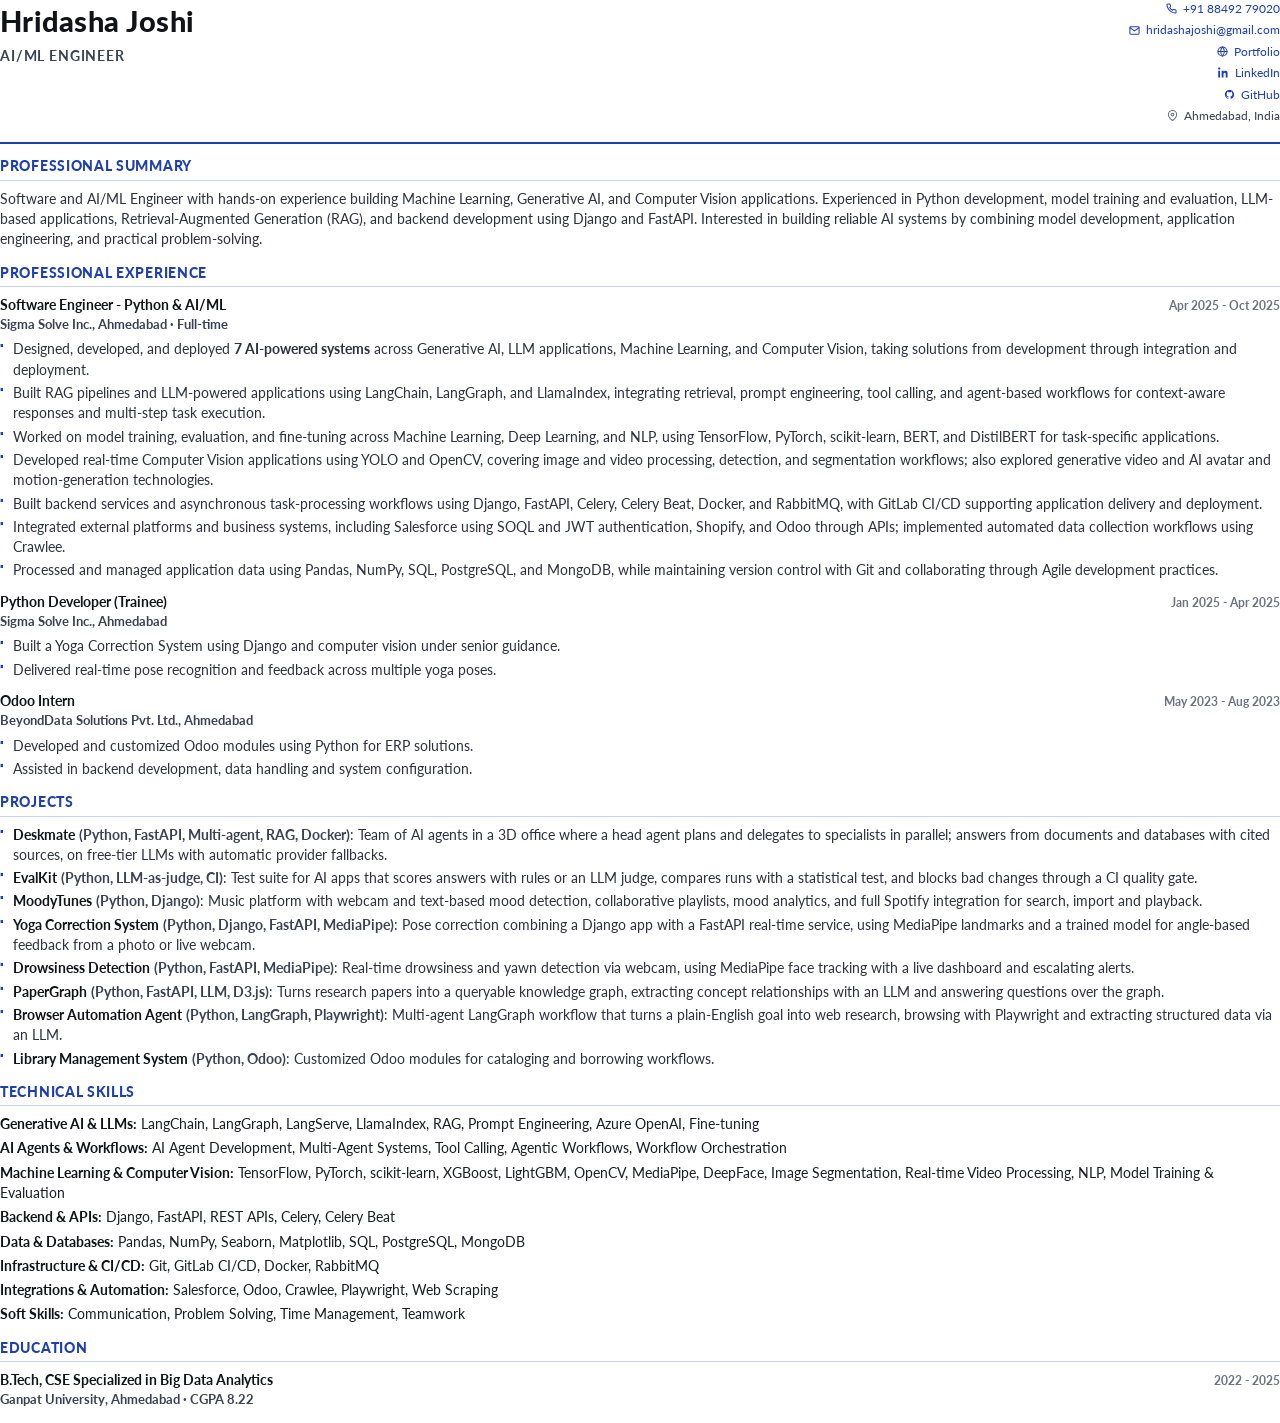
<file: assets/resume-source.html>
<!doctype html>
<html lang="en">

<head>
  <meta charset="UTF-8" />
  <title>Hridasha Joshi - Resume</title>
  <link rel="preconnect" href="https://fonts.googleapis.com">
  <link rel="preconnect" href="https://fonts.gstatic.com" crossorigin>
  <link href="https://fonts.googleapis.com/css2?family=Lato:wght@400;700;900&display=swap" rel="stylesheet">
  <style>
    @page {
      size: Letter;
      margin: 0.55in 0.6in;
    }

    * {
      box-sizing: border-box;
      margin: 0;
      padding: 0;
    }

    html,
    body {
      font-family: 'Lato', Arial, sans-serif;
      color: #1a1d23;
      font-size: 10.5pt;
      line-height: 1.45;
      -webkit-print-color-adjust: exact;
      print-color-adjust: exact;
    }

    a {
      color: #1e40af;
      text-decoration: none;
    }

    .header {
      display: flex;
      justify-content: space-between;
      align-items: flex-start;
      padding-bottom: 14px;
      margin-bottom: 12px;
      border-bottom: 2px solid #1e40af;
    }

    .header h1 {
      font-size: 22pt;
      font-weight: 900;
      letter-spacing: .01em;
      color: #111318;
    }

    .header .role {
      font-size: 10.5pt;
      font-weight: 700;
      letter-spacing: .06em;
      color: #3a4152;
      margin-top: 3px;
      text-transform: uppercase;
    }

    .contact {
      text-align: right;
      font-size: 9pt;
      color: #3a4152;
    }

    .contact div {
      display: flex;
      align-items: center;
      justify-content: flex-end;
      gap: 6px;
      margin-bottom: 4px;
      white-space: nowrap;
    }

    .contact a {
      display: flex;
      align-items: center;
      gap: 6px;
      color: #1e40af;
    }

    .contact svg {
      flex-shrink: 0;
      color: #6b7280;
    }

    .contact a svg {
      color: #1e40af;
    }

    section {
      margin-bottom: 13px;
    }

    h2 {
      font-size: 10.5pt;
      font-weight: 900;
      letter-spacing: .05em;
      color: #1e40af;
      text-transform: uppercase;
      padding-bottom: 3px;
      margin-bottom: 8px;
      border-bottom: 1px solid #c7d5f5;
      break-after: avoid;
      page-break-after: avoid;
    }

    .summary {
      color: #2c3140;
    }

    .job {
      margin-bottom: 11px;
      break-inside: avoid;
      page-break-inside: avoid;
    }

    .job:last-child {
      margin-bottom: 0;
    }

    .job-head {
      display: flex;
      justify-content: space-between;
      align-items: baseline;
      gap: 12px;
    }

    .job-head h3 {
      font-size: 10.5pt;
      font-weight: 700;
      color: #111318;
    }

    .job-date {
      font-size: 9pt;
      color: #6b7280;
      white-space: nowrap;
      font-weight: 700;
    }

    .job-company {
      font-size: 9.5pt;
      font-weight: 700;
      color: #3a4152;
      margin-top: 1px;
      margin-bottom: 5px;
    }

    ul.bullets {
      list-style: none;
    }

    ul.bullets li {
      position: relative;
      padding-left: 13px;
      margin-bottom: 3px;
      color: #2c3140;
      break-inside: avoid;
      page-break-inside: avoid;
    }

    ul.bullets li::before {
      content: "▪";
      position: absolute;
      left: 0;
      top: 0;
      font-size: 7pt;
      color: #1e40af;
    }

    .projects {
      break-inside: avoid;
      page-break-inside: avoid;
    }

    .projects li {
      margin-bottom: 5px;
    }

    .projects b {
      color: #111318;
    }

    .projects .stack {
      color: #3a4152;
      font-weight: 700;
    }

    .skills-row {
      margin-bottom: 4px;
    }

    .skills-row b {
      color: #111318;
    }

    .edu-head {
      display: flex;
      justify-content: space-between;
      align-items: baseline;
      gap: 12px;
      break-inside: avoid;
      page-break-inside: avoid;
    }

    .edu-head h3 {
      font-size: 10.5pt;
      font-weight: 700;
      color: #111318;
    }

    .edu-date {
      font-size: 9pt;
      color: #6b7280;
      font-weight: 700;
      white-space: nowrap;
    }

    .edu-sub {
      font-size: 9.5pt;
      font-weight: 700;
      color: #3a4152;
      margin-top: 1px;
    }
  </style>
</head>

<body>

  <div class="header">
    <div>
      <h1>Hridasha Joshi</h1>
      <div class="role">AI/ML Engineer</div>
    </div>
    <div class="contact">
      <div>
        <a href="tel:+918849279020">
          <svg viewBox="0 0 24 24" width="11" height="11" fill="none" stroke="currentColor" stroke-width="2.2"
            stroke-linecap="round" stroke-linejoin="round">
            <path
              d="M22 16.92v3a2 2 0 0 1-2.18 2 19.79 19.79 0 0 1-8.63-3.07 19.5 19.5 0 0 1-6-6 19.79 19.79 0 0 1-3.07-8.67A2 2 0 0 1 4.11 2h3a2 2 0 0 1 2 1.72c.127.96.361 1.903.7 2.81a2 2 0 0 1-.45 2.11L8.09 9.91a16 16 0 0 0 6 6l1.27-1.27a2 2 0 0 1 2.11-.45c.907.339 1.85.573 2.81.7A2 2 0 0 1 22 16.92z" />
          </svg>
          +91 88492 79020
        </a>
      </div>
      <div>
        <a href="mailto:hridashajoshi@gmail.com">
          <svg viewBox="0 0 24 24" width="11" height="11" fill="none" stroke="currentColor" stroke-width="2.2"
            stroke-linecap="round" stroke-linejoin="round">
            <path d="M4 4h16a2 2 0 0 1 2 2v12a2 2 0 0 1-2 2H4a2 2 0 0 1-2-2V6a2 2 0 0 1 2-2z" />
            <path d="M22 6l-10 7L2 6" />
          </svg>
          hridashajoshi@gmail.com
        </a>
      </div>
      <div>
        <a href="https://hridasha.github.io/Portfolio/" target="_blank">
          <svg viewBox="0 0 24 24" width="11" height="11" fill="none" stroke="currentColor" stroke-width="2.2"
            stroke-linecap="round" stroke-linejoin="round">
            <circle cx="12" cy="12" r="10" />
            <line x1="2" y1="12" x2="22" y2="12" />
            <path d="M12 2a15.3 15.3 0 0 1 4 10 15.3 15.3 0 0 1-4 10 15.3 15.3 0 0 1-4-10 15.3 15.3 0 0 1 4-10z" />
          </svg>
          Portfolio
        </a>
      </div>
      <div>
        <a href="https://www.linkedin.com/in/hridasha-joshi-94265426a/" target="_blank">
          <svg viewBox="0 0 24 24" width="11" height="11" fill="currentColor">
            <path
              d="M4.98 3.5C4.98 4.88 3.87 6 2.5 6S.02 4.88.02 3.5 1.13 1 2.5 1s2.48 1.12 2.48 2.5zM.5 8h4v15h-4V8zM8.5 8h3.83v2.05h.05c.53-1 1.83-2.05 3.77-2.05 4.03 0 4.77 2.65 4.77 6.1V23h-4v-6.93c0-1.65-.03-3.77-2.3-3.77-2.3 0-2.65 1.8-2.65 3.65V23h-4V8z" />
          </svg>
          LinkedIn
        </a>
      </div>
      <div>
        <a href="https://github.com/hridasha" target="_blank">
          <svg viewBox="0 0 24 24" width="11" height="11" fill="currentColor">
            <path
              d="M12 2C6.48 2 2 6.48 2 12c0 4.42 2.87 8.17 6.84 9.5.5.09.68-.22.68-.48 0-.24-.01-.87-.01-1.71-2.78.6-3.37-1.34-3.37-1.34-.46-1.16-1.11-1.47-1.11-1.47-.91-.62.07-.61.07-.61 1 .07 1.53 1.03 1.53 1.03.89 1.52 2.34 1.08 2.91.83.09-.65.35-1.08.63-1.33-2.22-.25-4.55-1.11-4.55-4.94 0-1.09.39-1.98 1.03-2.68-.1-.25-.45-1.27.1-2.65 0 0 .84-.27 2.75 1.02.8-.22 1.65-.33 2.5-.33.85 0 1.7.11 2.5.33 1.91-1.29 2.75-1.02 2.75-1.02.55 1.38.2 2.4.1 2.65.64.7 1.03 1.59 1.03 2.68 0 3.84-2.34 4.68-4.57 4.93.36.31.68.92.68 1.85 0 1.34-.01 2.42-.01 2.75 0 .27.18.58.69.48A10.02 10.02 0 0022 12c0-5.52-4.48-10-10-10z" />
          </svg>
          GitHub
        </a>
      </div>
      <div>
        <svg viewBox="0 0 24 24" width="11" height="11" fill="none" stroke="currentColor" stroke-width="2.2"
          stroke-linecap="round" stroke-linejoin="round">
          <path d="M21 10c0 7-9 13-9 13s-9-6-9-13a9 9 0 0 1 18 0z" />
          <circle cx="12" cy="10" r="3" />
        </svg>
        Ahmedabad, India
      </div>
    </div>
  </div>

  <section>
    <h2>Professional Summary</h2>
    <p class="summary"> Software and AI/ML Engineer with hands-on experience building
      Machine Learning, Generative AI, and Computer Vision applications.
      Experienced in Python development, model training and evaluation,
      LLM-based applications, Retrieval-Augmented Generation (RAG),
      and backend development using Django and FastAPI. Interested in
      building reliable AI systems by combining model development,
      application engineering, and practical problem-solving.</p>
  </section>

  <section>
    <h2>Professional Experience</h2>

    <div class="job">
      <div class="job-head">
        <h3>Software Engineer - Python &amp; AI/ML</h3>
        <span class="job-date">Apr 2025 - Oct 2025</span>
      </div>

      <div class="job-company">
        Sigma Solve Inc., Ahmedabad · Full-time
      </div>

      <ul class="bullets">
        <li>
          Designed, developed, and deployed <strong>7 AI-powered systems</strong>
          across Generative AI, LLM applications, Machine Learning, and
          Computer Vision, taking solutions from development through
          integration and deployment.
        </li>

        <li>
          Built RAG pipelines and LLM-powered applications using LangChain,
          LangGraph, and LlamaIndex, integrating retrieval, prompt engineering,
          tool calling, and agent-based workflows for context-aware responses
          and multi-step task execution.
        </li>

        <li>
          Worked on model training, evaluation, and fine-tuning across
          Machine Learning, Deep Learning, and NLP, using TensorFlow,
          PyTorch, scikit-learn, BERT, and DistilBERT for task-specific
          applications.
        </li>

        <li>
          Developed real-time Computer Vision applications using YOLO
          and OpenCV, covering image and video processing, detection,
          and segmentation workflows; also explored generative video
          and AI avatar and motion-generation technologies.
        </li>

        <li>
          Built backend services and asynchronous task-processing workflows
          using Django, FastAPI, Celery, Celery Beat, Docker, and RabbitMQ,
          with GitLab CI/CD supporting application delivery and deployment.
        </li>

        <li>
          Integrated external platforms and business systems, including
          Salesforce using SOQL and JWT authentication, Shopify, and Odoo
          through APIs; implemented automated data collection workflows
          using Crawlee.
        </li>

        <li>
          Processed and managed application data using Pandas, NumPy,
          SQL, PostgreSQL, and MongoDB, while maintaining version control
          with Git and collaborating through Agile development practices.
        </li>
      </ul>
    </div>


    <div class="job">
      <div class="job-head">
        <h3>Python Developer (Trainee)</h3>
        <span class="job-date">Jan 2025 - Apr 2025</span>
      </div>
      <div class="job-company">Sigma Solve Inc., Ahmedabad</div>
      <ul class="bullets">
        <li>Built a Yoga Correction System using Django and computer vision under senior guidance.</li>
        <li>Delivered real-time pose recognition and feedback across multiple yoga poses.</li>
      </ul>
    </div>

    <div class="job">
      <div class="job-head">
        <h3>Odoo Intern</h3>
        <span class="job-date">May 2023 - Aug 2023</span>
      </div>
      <div class="job-company">BeyondData Solutions Pvt. Ltd., Ahmedabad</div>
      <ul class="bullets">
        <li>Developed and customized Odoo modules using Python for ERP solutions.</li>
        <li>Assisted in backend development, data handling and system configuration.</li>
      </ul>
    </div>
  </section>

  <section>
    <h2>Projects</h2>
    <ul class="bullets projects">
      <li><b>Deskmate</b> <span class="stack">(Python, FastAPI, Multi-agent, RAG, Docker)</span>: Team of AI agents in a
        3D office where a head agent plans and delegates to specialists in parallel; answers from documents and
        databases with cited sources, on free-tier LLMs with automatic provider fallbacks.</li>
      <li><b>EvalKit</b> <span class="stack">(Python, LLM-as-judge, CI)</span>: Test suite for AI apps that scores
        answers with rules or an LLM judge, compares runs with a statistical test, and blocks bad changes through a CI
        quality gate.</li>
      <li><b>MoodyTunes</b> <span class="stack">(Python, Django)</span>: Music platform with webcam and text-based mood
        detection, collaborative playlists, mood analytics, and full Spotify integration for search, import and
        playback.</li>
      <li><b>Yoga Correction System</b> <span class="stack">(Python, Django, FastAPI, MediaPipe)</span>: Pose correction
        combining a Django app with a FastAPI real-time service, using MediaPipe landmarks and a trained model for
        angle-based feedback from a photo or live webcam.</li>
      <li><b>Drowsiness Detection</b> <span class="stack">(Python, FastAPI, MediaPipe)</span>: Real-time drowsiness and
        yawn detection via webcam, using MediaPipe face tracking with a live dashboard and escalating alerts.</li>
      <li><b>PaperGraph</b> <span class="stack">(Python, FastAPI, LLM, D3.js)</span>: Turns research papers into a
        queryable knowledge graph, extracting concept relationships with an LLM and answering questions over the graph.
      </li>
      <li><b>Browser Automation Agent</b> <span class="stack">(Python, LangGraph, Playwright)</span>: Multi-agent
        LangGraph workflow that turns a plain-English goal into web research, browsing with Playwright and extracting
        structured data via an LLM.</li>
      <li><b>Library Management System</b> <span class="stack">(Python, Odoo)</span>: Customized Odoo modules for
        cataloging and borrowing workflows.</li>
    </ul>
  </section>


  <section>
    <h2>Technical Skills</h2>

    <div class="skills-row">
      <b>Generative AI &amp; LLMs:</b>
      LangChain, LangGraph, LangServe, LlamaIndex, RAG,
      Prompt Engineering, Azure OpenAI, Fine-tuning
    </div>

    <div class="skills-row">
      <b>AI Agents &amp; Workflows:</b>
      AI Agent Development, Multi-Agent Systems, Tool Calling,
      Agentic Workflows, Workflow Orchestration
    </div>

    <div class="skills-row">
      <b>Machine Learning &amp; Computer Vision:</b>
      TensorFlow, PyTorch, scikit-learn, XGBoost, LightGBM,
      OpenCV, MediaPipe, DeepFace, Image Segmentation,
      Real-time Video Processing, NLP, Model Training &amp; Evaluation
    </div>

    <div class="skills-row">
      <b>Backend &amp; APIs:</b>
      Django, FastAPI, REST APIs, Celery, Celery Beat
    </div>

    <div class="skills-row">
      <b>Data &amp; Databases:</b>
      Pandas, NumPy, Seaborn, Matplotlib, SQL, PostgreSQL, MongoDB
    </div>

    <div class="skills-row">
      <b>Infrastructure &amp; CI/CD:</b>
      Git, GitLab CI/CD, Docker, RabbitMQ
    </div>

    <div class="skills-row">
      <b>Integrations &amp; Automation:</b>
      Salesforce, Odoo, Crawlee, Playwright, Web Scraping
    </div>

    <div class="skills-row">
      <b>Soft Skills:</b>
      Communication, Problem Solving, Time Management, Teamwork
    </div>
  </section>


  <section>
    <h2>Education</h2>
    <div class="edu-head">
      <h3>B.Tech, CSE Specialized in Big Data Analytics</h3>
      <span class="edu-date">2022 - 2025</span>
    </div>
    <div class="edu-sub">Ganpat University, Ahmedabad · CGPA 8.22</div>
  </section>

</body>

</html>
</file>
<file: style.css>
:root{
  --bg: #0A0F1A;
  --bg-raised: #0F1826;
  --bg-inset: #0C1220;
  --grid-line: #1E293B;
  --grid-line-bright: #2D3B52;
  --text: #E7ECF3;
  --text-dim: #94A3B8;
  --text-faint: #7B8AA3;
  --accent: #34D399;
  --accent-dim: #1F8F6C;
  --accent-amber: #F5A623;
  --accent-blue: #5B9DFF;
  --accent-red: #F0656F;
  --accent-cyan: #3FC1C9;
  --accent-magenta: #C77DD1;
  --radius: 4px;
  --radius-sm: 2px;
  --maxw: 1180px;
  --unit: 8px;
  --ff-mono: 'JetBrains Mono', ui-monospace, 'SFMono-Regular', monospace;
  --ff-display: 'Space Grotesk', var(--ff-mono);
  --ff-body: 'Space Grotesk', var(--ff-mono);
}

*{box-sizing:border-box; margin:0; padding:0;}
html{scroll-behavior:smooth;}
body{
  background: var(--bg);
  color: var(--text);
  font-family: var(--ff-body);
  line-height: 1.65;
  overflow-x: hidden;
  position: relative;
}

/* ---------- BLUEPRINT GRID BACKDROP ---------- */
.blueprint-grid{
  position: fixed; inset:0; z-index:0; pointer-events:none;
  background-image:
    linear-gradient(var(--grid-line) 1px, transparent 1px),
    linear-gradient(90deg, var(--grid-line) 1px, transparent 1px);
  background-size: 64px 64px;
  opacity: .35;
  mask-image: radial-gradient(ellipse 1200px 900px at 50% 0%, #000 0%, transparent 75%);
}

/* ---------- SCANLINE TEXTURE ---------- */
.scanline{
  position: fixed; inset:0; z-index:1; pointer-events:none;
  background: linear-gradient(rgba(231,236,243,0.025) 1px, transparent 1px);
  background-size: 100% 3px;
  opacity: .5;
}
.scanline::after{
  content:""; position:absolute; top:0; left:0; right:0; height:120px;
  background: linear-gradient(rgba(52,211,153,0.05), transparent);
  animation: scanmove 9s linear infinite;
  will-change: transform;
}
@keyframes scanmove{
  0%{ transform: translateY(-120px); }
  100%{ transform: translateY(100vh); }
}
@media (prefers-reduced-motion: reduce){
  .scanline::after{ animation: none; display:none; }
}

a{color:inherit; text-decoration:none;}
ul{list-style:none;}
img{max-width:100%; display:block;}
code, pre{ font-family: var(--ff-mono); }

::selection{ background: var(--accent); color: var(--bg); }

/* ---------- NAV ---------- */
.nav{
  position: fixed; top:0; left:0; right:0; z-index:100;
  display:flex; align-items:center; justify-content:space-between;
  padding: 14px 5vw;
  backdrop-filter: blur(14px);
  background: rgba(10,14,11,0.88);
  border-bottom: 1px solid var(--grid-line);
  color: var(--text);
}
.nav-controls{ margin-left:18px; }
.logo{ display:flex; align-items:center; gap:11px; font-family: var(--ff-mono); font-weight:600; font-size:.95rem; color: var(--text); }
.logo-badge{
  display:flex; align-items:center; justify-content:center; flex-shrink:0;
  width:34px; height:34px; border-radius: var(--radius);
  background: var(--bg-raised); border: 1px solid var(--grid-line-bright);
  transition: border-color .2s ease;
}
.logo:hover .logo-badge{ border-color: var(--accent-dim); }
.logo-mark{ color: var(--accent); flex-shrink:0; }
.logo-dot{ color: var(--accent); }
.nav-links{ display:flex; align-items:center; gap:.3rem; font-size:.82rem; font-family: var(--ff-mono); }
.nav-links a{
  color: var(--text-dim); position:relative; padding: 7px 13px;
  border-radius: var(--radius-sm); border: 1px solid transparent;
  transition: color .2s ease, background .2s ease, border-color .2s ease;
}
.nav-links a::before{ content:"/"; color: var(--text-faint); margin-right:2px; }
.nav-links a:hover{ color: var(--text); background: var(--bg-raised); border-color: var(--grid-line); }
.nav-links a.active{ color: var(--accent); background: rgba(52,211,153,0.08); border-color: var(--accent-dim); }
.nav-links a.active::before{ color: var(--accent-dim); }

.resume-btn{
  border: 1px solid var(--grid-line-bright);
  padding: 8px 16px;
  border-radius: var(--radius-sm);
  font-family: var(--ff-mono); font-size: .78rem; color: var(--text);
  transition: all .2s ease; white-space: nowrap;
}
.resume-btn:hover{ background: var(--accent); border-color: var(--accent); color: var(--bg); }

.burger{ display:none; flex-direction:column; gap:5px; background:none; border:none; cursor:pointer; padding:6px; }
.burger span{ width:22px; height:2px; background: var(--text); display:block; transition: all .25s ease; }

/* ---------- HERO ---------- */
.hero{
  position: relative;
  min-height: 100svh;
  display:flex; flex-direction:column; align-items:center; justify-content:center;
  padding: 120px 5vw 64px;
  color: var(--text);
}
.hero-grid{
  position: relative; z-index:2;
  max-width: var(--maxw); width:100%;
  display:grid; grid-template-columns: 1.05fr 1fr; gap: 56px; align-items:center;
}

.terminal{
  border: 1px solid var(--grid-line-bright);
  border-radius: var(--radius);
  background: var(--bg-raised);
  box-shadow: 0 24px 60px rgba(0,0,0,0.45);
  overflow: hidden;
}
.term-bar{
  display:flex; align-items:center; gap:16px;
  padding: 10px 16px;
  background: var(--bg-inset);
  border-bottom: 1px solid var(--grid-line);
}
.term-dots{ display:flex; gap:7px; }
.term-dots span{ width:10px; height:10px; border-radius:50%; display:block; }
.term-dots span:nth-child(1){ background: var(--accent-red); }
.term-dots span:nth-child(2){ background: var(--accent-amber); }
.term-dots span:nth-child(3){ background: var(--accent); }
.term-title{ font-family: var(--ff-mono); font-size:.78rem; color: var(--text-dim); }

.term-body{ padding: 40px 36px 36px; }

.hero-anim{
  opacity:0; transform: translateY(12px);
  animation: heroIn .6s cubic-bezier(.2,.7,.2,1) forwards;
  animation-delay: calc(var(--d) * 0.08s);
}
@keyframes heroIn{ to{ opacity:1; transform: translateY(0); } }
@media (prefers-reduced-motion: reduce){
  .hero-anim{ animation: none; opacity:1; transform:none; }
}

.prompt-line{
  font-family: var(--ff-mono); color: var(--text-dim); letter-spacing:.01em; font-size:.84rem; margin-bottom: 14px;
}
.prompt-line .prompt-sym{ color: var(--accent); }

.hero-name{
  font-family: var(--ff-display); font-weight: 700;
  font-size: clamp(2.1rem, 5.2vw, 3.4rem);
  line-height: 1.1;
  letter-spacing: -0.02em;
  color: var(--text);
}
@keyframes blink{ 50%{ opacity:0; } }

.hero-role-line{ margin-top: 12px; display:flex; align-items:center; gap:3px; flex-wrap:wrap; }
.hero-role{
  font-family: var(--ff-mono); font-weight:600; color: var(--accent);
  font-size: clamp(1.1rem, 2.2vw, 1.35rem);
}
.hero-role-cursor{
  display:inline-block; width:3px; height:1.3rem; background: var(--accent);
  animation: blink 1s step-end infinite;
}
@media (prefers-reduced-motion: reduce){
  .hero-role-cursor{ animation: none; }
}

.hero-sub{
  font-family: var(--ff-body);
  margin-top: 22px; font-size: 1rem; color: var(--text-dim); max-width: 560px; line-height:1.7;
}
.hero-tagline{
  margin-top: 16px; font-size: .92rem; color: var(--accent-amber); font-style: italic; max-width: 560px;
}

.hero-cta{ display:flex; align-items:center; gap:14px; margin-top: 30px; flex-wrap:wrap; }
.btn{
  padding: 12px 22px; border-radius: var(--radius-sm); font-weight:500; font-size:.85rem;
  transition: all .2s ease; display:inline-flex; align-items:center; gap:8px; font-family: var(--ff-mono);
  border: 1px solid transparent; background:none; color: var(--text); cursor:pointer;
}
.btn-primary{ background: var(--accent); color: var(--bg); border-color: var(--accent); }
.btn-primary:hover{ background: #4de3ac; border-color: #4de3ac; }
.btn-ghost{ border:1px solid var(--grid-line-bright); color: var(--text); }
.btn-ghost:hover{ border-color: var(--accent); color: var(--accent); }

.icon-btn{
  display:flex; align-items:center; justify-content:center;
  width:38px; height:38px; border-radius: var(--radius-sm);
  border: 1px solid var(--grid-line-bright); color: var(--text-dim);
  transition: color .2s ease, border-color .2s ease;
}
.icon-btn:hover{ color: var(--accent); border-color: var(--accent-dim); }

.hero-term-wrap{ position:relative; }
.hero-term-wrap::before{
  content:"";
  position:absolute; inset:-48px;
  background: radial-gradient(ellipse 65% 55% at 62% 38%, color-mix(in srgb, var(--accent) 18%, transparent), transparent 72%);
  filter: blur(24px);
  z-index:1;
  pointer-events:none;
}
.hero-terminal{ position:relative; z-index:2; }
.hero-term-body{ padding: 22px 22px 20px; }
.term-line{ font-family: var(--ff-mono); font-size:.78rem; color: var(--text-dim); margin-top:14px; }
.term-line:first-child{ margin-top:0; }
.term-arrow{ color: var(--accent); }
.term-cmd{ color: var(--text); }
.term-line .cursor{
  display:inline-block; width:.5em; height:.9em; background: var(--accent);
  vertical-align: text-bottom; margin-left:4px;
  animation: blink 1s step-end infinite;
}
.term-out{
  font-family: var(--ff-mono); font-size:.78rem; color: var(--accent-blue); margin-top:5px; padding-left:20px;
}

.hero-float-badge{
  position:absolute; z-index:3; display:flex; align-items:center; gap:6px;
  font-family: var(--ff-mono); font-size:.7rem; color: var(--text);
  background: var(--bg-raised); border: 1px solid var(--grid-line-bright);
  padding: 7px 12px; border-radius: 999px; box-shadow: 0 10px 24px rgba(0,0,0,0.35);
}
.hero-float-badge svg{ color: var(--accent); flex-shrink:0; }
.hero-float-top{ top:-16px; right: 24px; }
.hero-float-bottom{ bottom:-16px; right: 24px; }

/* ---------- SECTION SHARED ---------- */
.section{
  max-width: var(--maxw); margin: 0 auto; padding: 104px 5vw 0; position:relative; z-index:2;
}
.sec-head{ margin-bottom: 22px; }
.sec-cmd{
  font-family: var(--ff-mono); font-size:.78rem; color: var(--text-faint); margin-bottom: 10px;
}
.sec-prompt{ color: var(--accent); }
.sec-title{
  font-family: var(--ff-display); font-weight: 700;
  font-size: clamp(1.5rem, 3.2vw, 2.15rem);
  letter-spacing: -0.01em; color: var(--text);
}
.sec-index{ font-family: var(--ff-mono); color: var(--accent); }
.sec-slash{ font-family: var(--ff-mono); color: var(--text-faint); margin: 0 10px; }
.sec-rule{ display:flex; align-items:center; gap:10px; margin-top: 12px; }
.sec-rule-line{
  height:1px; width:56px; background: linear-gradient(90deg, var(--grid-line-bright), transparent);
}
.sec-log{ font-family: var(--ff-mono); font-size:.66rem; color: var(--text-faint); }

.section-lede{
  font-family: var(--ff-body);
  color: var(--text-dim); max-width: 640px; margin-bottom: 40px; font-size:1rem;
}

.reveal{ opacity:0; transform: translateY(18px); transition: opacity .6s ease, transform .6s ease; }
.reveal.in-view{ opacity:1; transform: translateY(0); }
@media (prefers-reduced-motion: reduce){
  .reveal{ opacity:1; transform:none; transition:none; }
}
/* if JS never runs (blocked, fails, disabled), content must not stay invisible */
.no-js .reveal{ opacity:1; transform:none; }

/* ---------- ABOUT / README PANEL ---------- */
.about-grid{ display:grid; grid-template-columns: 1fr; gap: 24px; align-items:start; }
.about-readme{
  border: 1px solid var(--grid-line); border-radius: var(--radius); background: var(--bg-raised);
  padding: 26px 28px;
}
.readme-head{
  display:flex; align-items:center; gap:8px;
  padding-bottom: 16px; margin-bottom: 18px; border-bottom: 1px solid var(--grid-line);
  font-family: var(--ff-mono); font-size:.78rem;
}
.readme-path{ color: var(--text-dim); }
.readme-file{ color: var(--text-faint); }
.readme-bio{ font-family: var(--ff-body); color: var(--text); font-size:.98rem; line-height:1.75; }
.readme-block{ margin-top: 24px; }
.readme-label{ font-family: var(--ff-mono); font-size:.7rem; color: var(--text-faint); margin-bottom: 10px; }
.readme-quote{ font-family: var(--ff-mono); font-size:.86rem; color: var(--accent-amber); font-style: italic; }
.domain-tags{ display:flex; flex-wrap:wrap; gap:8px; }
.domain-tags span{
  font-family: var(--ff-mono); font-size:.74rem; color: var(--text-dim);
  background: var(--bg-inset); border: 1px solid var(--grid-line); border-radius: var(--radius-sm);
  padding: 5px 12px; transition: color .2s ease, border-color .2s ease;
}
.domain-tags span:hover{ color: var(--accent); border-color: var(--accent-dim); }

/* ---------- SKILL MATRIX ---------- */
[data-cat="llm"]{ --cat-color: var(--accent); }
[data-cat="ml"]{ --cat-color: var(--accent-blue); }
[data-cat="backend"]{ --cat-color: var(--accent-amber); }
[data-cat="infra"]{ --cat-color: var(--accent-cyan); }
[data-cat="data"]{ --cat-color: var(--accent-magenta); }
[data-cat="integrations"]{ --cat-color: var(--accent-red); }

.skill-grid{
  display:grid; grid-template-columns: repeat(auto-fill, minmax(280px, 1fr)); gap: 20px;
}
.skill-card{
  border: 1px solid var(--grid-line); border-radius: var(--radius); background: var(--bg-raised);
  padding: 20px; transition: border-color .2s ease, transform .2s ease;
}
.skill-card:hover{
  border-color: var(--cat-color, var(--grid-line-bright)); transform: translateY(-2px);
  box-shadow: 0 14px 32px -12px color-mix(in srgb, var(--cat-color, var(--grid-line-bright)) 35%, transparent);
}
.skill-head{
  display:flex; align-items:center; gap:12px;
  padding-bottom: 14px; margin-bottom: 14px; border-bottom: 1px solid var(--grid-line);
}
.skill-icon{
  display:flex; align-items:center; justify-content:center; flex-shrink:0;
  width:36px; height:36px; border-radius: var(--radius-sm);
  background: var(--bg-inset); border: 1px solid var(--grid-line-bright);
  color: var(--cat-color);
}
.skill-icon svg{ width:18px; height:18px; }
.skill-head-text{ display:flex; flex-direction:column; gap:3px; }
.skill-label{ font-family: var(--ff-mono); font-size:.86rem; font-weight:600; color: var(--cat-color); }
.skill-count{ font-family: var(--ff-mono); font-size:.68rem; color: var(--text-faint); }
.skill-list{ display:flex; flex-direction:column; gap:9px; }
.skill-list li{
  display:flex; align-items:center; gap:10px;
  font-family: var(--ff-mono); font-size:.82rem; color: var(--text-dim);
  transition: color .2s ease;
}
.skill-card:hover .skill-list li{ color: var(--text); }
.skill-dot{
  width:5px; height:5px; border-radius:50%; background: var(--cat-color); flex-shrink:0;
}

/* ---------- FILTER TABS ---------- */
.filter-tabs{ display:flex; flex-wrap:wrap; gap:10px; margin-bottom: 32px; }
.filter-tab{
  font-family: var(--ff-mono); font-size:.78rem; color: var(--text-dim);
  background: var(--bg-raised); border: 1px solid var(--grid-line);
  padding: 8px 16px; cursor:pointer; border-radius: var(--radius-sm);
  transition: color .2s ease, border-color .2s ease;
}
.filter-tab:hover{ color: var(--text); border-color: var(--grid-line-bright); }
.filter-tab.active{ color: var(--accent); border-color: var(--accent-dim); }
.pipeline-card.filtered-out{ display:none; }

/* ---------- PIPELINE ARTIFACTS ---------- */
[data-category="nlp"]{ --cat-color: var(--accent); }
[data-category="genai"]{ --cat-color: var(--accent-blue); }
[data-category="cv"]{ --cat-color: var(--accent-amber); }
[data-category="llm"]{ --cat-color: var(--accent-red); }
[data-category="automation"]{ --cat-color: var(--text-dim); }

.pipeline-grid{ display:grid; grid-template-columns: repeat(auto-fill, minmax(300px, 1fr)); gap: 20px; }
.pipeline-card{
  border: 1px solid var(--grid-line); border-top: 2px solid var(--cat-color, var(--grid-line));
  border-radius: var(--radius); background: var(--bg-raised);
  overflow: hidden; cursor: pointer;
  transition: border-color .2s ease, transform .2s ease, box-shadow .2s ease;
  display:flex; flex-direction:column;
}
.pipeline-card:hover, .pipeline-card:focus-visible{
  border-color: var(--grid-line-bright); border-top-color: var(--cat-color, var(--grid-line-bright));
  transform: translateY(-3px);
  box-shadow: 0 16px 36px -14px color-mix(in srgb, var(--cat-color, var(--grid-line-bright)) 40%, transparent), 0 12px 28px rgba(0,0,0,0.3);
  outline: none;
}
.pl-head{
  display:flex; align-items:baseline; justify-content:space-between; flex-wrap:wrap; gap:10px;
  padding: 18px 20px 0;
}
.pl-id{ font-family: var(--ff-mono); font-size:.68rem; color: var(--text-faint); flex:1 1 100%; }
.pl-head h3{ font-family: var(--ff-display); font-weight:600; font-size:1.05rem; color: var(--text); flex:1 1 auto; }
.pl-role{ font-family: var(--ff-mono); font-size:.74rem; color: var(--cat-color, var(--accent-amber)); }
.pl-summary{ font-family: var(--ff-body); padding: 10px 20px 0; font-size:.88rem; color: var(--text-dim); line-height:1.55; }
.pl-tags{ display:flex; flex-wrap:wrap; gap:6px; padding: 12px 20px 0; }
.pl-tags span{
  font-family: var(--ff-mono); font-size:.68rem; color: var(--text-dim);
  border: 1px solid var(--grid-line); border-radius: var(--radius-sm); padding: 3px 8px;
}
.pl-view{
  margin-top:auto; display:flex; align-items:center; gap:6px;
  font-family: var(--ff-mono); font-size:.74rem; color: var(--text-faint);
  padding: 16px 20px 18px; transition: color .2s ease, gap .2s ease;
}
.pipeline-card:hover .pl-view, .pipeline-card:focus-visible .pl-view{ color: var(--cat-color, var(--accent)); gap:9px; }
.pl-detail{ display:none; }

.pl-body{ display:flex; flex-direction:column; }
.pl-code-pane{ padding: 22px 24px; }
.pl-snippet-label{ font-family: var(--ff-mono); font-size:.68rem; color: var(--text-faint); margin-bottom:8px; }

.pl-spec{
  display:flex; flex-wrap:wrap; gap: 0 22px;
  padding: 16px 24px; border-top: 1px solid var(--grid-line);
  font-family: var(--ff-mono); font-size:.74rem; color: var(--text-dim);
}
.pl-spec b{ color: var(--accent-blue); font-weight:500; }

/* ---------- SYSTEM LOG (compact table) ---------- */
.syslog-table{ border: 1px solid var(--grid-line); border-radius: var(--radius); overflow:hidden; }
.syslog-row{
  display:grid; grid-template-columns: 32px 160px 1fr 230px; gap:16px; align-items:center;
  padding: 14px 20px; border-top: 1px solid var(--grid-line);
}
.syslog-row:first-child{ border-top:none; }
.syslog-no{ font-family: var(--ff-mono); font-size:.72rem; color: var(--text-faint); }
.syslog-name{ font-family: var(--ff-mono); font-size:.87rem; color: var(--text); }
.syslog-desc{ font-size:.85rem; color: var(--text-dim); }
.syslog-stack{ font-family: var(--ff-mono); font-size:.7rem; color: var(--accent-blue); text-align:right; }

/* ---------- EXPERIENCE (commit log) ---------- */
.explog{ border-left: 1px solid var(--grid-line); }
.exp-item{ position:relative; padding: 0 0 40px 28px; }
.exp-item:last-child{ padding-bottom:0; }
.exp-item::before{
  content:""; position:absolute; left:-5px; top:4px; width:9px; height:9px; border-radius:50%;
  background: var(--bg); border: 2px solid var(--accent);
}
.exp-head{ display:flex; flex-wrap:wrap; align-items:baseline; gap: 6px 16px; }
.exp-head h3{ font-family: var(--ff-display); font-size:1.08rem; font-weight:600; color: var(--text); }
.exp-date{ font-family: var(--ff-mono); font-size:.74rem; color: var(--accent-amber); }
.exp-company{ color: var(--text-dim); font-size:.85rem; margin-top:4px; margin-bottom: 14px; font-family: var(--ff-mono); }
.exp-item ul{ display:flex; flex-direction:column; gap:9px; }
.exp-item li{ position:relative; padding-left: 18px; color: var(--text-dim); font-size:.89rem; }
.exp-item li::before{ content:"-"; position:absolute; left:0; color: var(--text-faint); font-family: var(--ff-mono); }
.exp-item li strong{ color: var(--text); }

/* ---------- CONTACT ---------- */
.contact-section{ padding-bottom: 60px; }
.contact-sub{ font-family: var(--ff-body); color: var(--text-dim); margin-top:-14px; margin-bottom: 20px; font-size:1rem; }
.ping-status{
  display:flex; align-items:center; gap:8px; font-family: var(--ff-mono); font-size:.78rem;
  color: var(--text-faint); margin-bottom: 24px;
}
.ping-ms{ color: var(--text-dim); }
.ping-dot{
  width:7px; height:7px; border-radius:50%; background: var(--accent); display:inline-block; flex-shrink:0;
  animation: blink 1.8s ease-in-out infinite;
}
@media (prefers-reduced-motion: reduce){
  .ping-dot{ animation: none; }
}
.copy-btn{
  all: unset; margin-left:10px; font-family: var(--ff-mono); font-size:.68rem; color: var(--text-faint);
  border: 1px solid var(--grid-line); border-radius: var(--radius-sm); padding: 2px 8px; cursor:pointer;
  transition: color .2s ease, border-color .2s ease; vertical-align: middle;
}
.copy-btn:hover{ color: var(--accent); border-color: var(--accent-dim); }
.copy-btn.copied{ color: var(--accent); border-color: var(--accent-dim); }
.contact-table{ border: 1px solid var(--grid-line); border-radius: var(--radius); overflow:hidden; }
.contact-row{
  display:flex; align-items:center; justify-content:space-between; gap:16px;
  padding: 18px 22px; border-top: 1px solid var(--grid-line);
  transition: background .2s ease;
}
.contact-row:first-child{ border-top:none; }
a.contact-row:hover, button.contact-row:hover{ background: var(--bg-inset); }
button.contact-row{
  all: unset; box-sizing: border-box; width: 100%; cursor: pointer;
  display:flex; align-items:center; justify-content:space-between; gap:16px;
  padding: 18px 22px; border-top: 1px solid var(--grid-line);
  transition: background .2s ease; font-family: var(--ff-mono);
}
button.contact-row:first-child{ border-top:none; }
.cr-label{ font-family: var(--ff-mono); font-size:.78rem; color: var(--accent); flex-shrink:0; width:110px; }
.cr-value{ font-size:.92rem; color: var(--text); word-break: break-word; font-family: var(--ff-mono); text-align:right; }

/* ---------- CONTACT MODAL ---------- */
.modal-overlay{
  position: fixed; inset:0; z-index:200; display:none;
  align-items:center; justify-content:center; padding:20px;
  background: rgba(0,0,0,0.6); backdrop-filter: blur(4px);
}
.modal-overlay.open{ display:flex; }
.modal-box{
  max-width: 440px; width:100%; border: 1px solid var(--grid-line-bright);
  border-radius: var(--radius); background: var(--bg-raised);
  box-shadow: 0 24px 60px rgba(0,0,0,0.5); overflow:hidden;
}
.modal-close{
  all: unset; margin-left:auto; cursor:pointer; color: var(--text-faint);
  font-family: var(--ff-mono); font-size:.85rem; padding: 12px 14px;
  display:flex; align-items:center; justify-content:center;
}
.modal-close:hover{ color: var(--text); }
.modal-body{ padding: 26px 24px; }

.modal-box-lg{ max-width: 820px; }
.modal-body-project{ padding:0; max-height: 82vh; overflow-y: auto; }
.pl-modal-head{
  padding: 22px 24px 16px; border-bottom: 1px solid var(--grid-line); background: var(--bg-inset);
}
.pl-modal-head .pl-id{ display:block; margin-bottom:6px; }
.pl-modal-head h3{ font-family: var(--ff-display); font-weight:600; font-size:1.25rem; color: var(--text); margin-bottom:6px; }
.pl-modal-head .pl-role{ font-family: var(--ff-mono); font-size:.8rem; }
.pl-detail.detail-open{ display:block; }
.form-field{ margin-bottom:16px; display:flex; flex-direction:column; gap:6px; }
.form-field label{ font-family: var(--ff-mono); font-size:.74rem; color: var(--accent); }
.form-field input, .form-field textarea{
  background: var(--bg-inset); border: 1px solid var(--grid-line); border-radius: var(--radius-sm);
  padding: 10px 12px; color: var(--text); font-family: var(--ff-mono); font-size:.85rem;
  resize: vertical;
}
.form-field input:focus, .form-field textarea:focus{ outline:none; border-color: var(--accent-dim); }
.hp-field{ display:none; }
.form-submit{ width:100%; justify-content:center; border:none; }
.form-msg{ font-family: var(--ff-mono); font-size:.78rem; margin-top:12px; display:none; }
.form-msg.success{ color: var(--accent); display:block; }
.form-msg.error{ color: var(--accent-red); display:block; }

/* ---------- FOOTER ---------- */
.footer{
  text-align:center; padding: 30px 5vw 48px; color: var(--text-faint);
  font-size:.78rem; font-family: var(--ff-mono);
  border-top:1px solid var(--grid-line); margin-top: 70px; position:relative; z-index:2;
}
.footer-year{ margin-top:6px; }

.scroll-top{
  position: fixed; right: 24px; bottom: 24px; z-index: 90;
  width: 40px; height: 40px; border-radius: 50%;
  background: var(--bg-raised); border: 1px solid var(--grid-line-bright); color: var(--text-dim);
  font-family: var(--ff-mono); font-size: 1rem; line-height:1; cursor:pointer;
  display:flex; align-items:center; justify-content:center;
  opacity:0; pointer-events:none; transform: translateY(8px);
  transition: opacity .25s ease, transform .25s ease, border-color .2s ease, color .2s ease;
}
.scroll-top.visible{ opacity:1; pointer-events:auto; transform: translateY(0); }
.scroll-top:hover{ border-color: var(--accent); color: var(--accent); }
@media (max-width: 500px){
  .scroll-top{ right:16px; bottom:16px; width:36px; height:36px; }
}

/* ---------- FOCUS & TACTILE FEEDBACK ---------- */
a:focus-visible,
button:focus-visible,
input:focus-visible,
textarea:focus-visible{
  outline: 2px solid var(--accent-dim);
  outline-offset: 3px;
  border-radius: var(--radius-sm);
}
.pipeline-card:focus-visible{ outline: none; }

.btn:active{ transform: scale(.97); }
.icon-btn:active, .resume-btn:active, .filter-tab:active,
.copy-btn:active, .scroll-top:active, .modal-close:active{ transform: scale(.94); }
a.contact-row:active, button.contact-row:active{ background: var(--bg-inset); }
.pipeline-card:active{ transform: translateY(-1px) scale(.99); }
.skill-card:active{ transform: scale(.99); }
@media (prefers-reduced-motion: reduce){
  .btn:active, .icon-btn:active, .resume-btn:active, .filter-tab:active,
  .copy-btn:active, .scroll-top:active, .modal-close:active,
  .pipeline-card:active, .skill-card:active{ transform: none; }
}

/* ---------- RESPONSIVE ---------- */
@media (max-width: 900px){
  .syslog-row{ grid-template-columns: 1fr; gap:4px; text-align:left; }
  .syslog-stack{ text-align:left; }
  .hero-grid{ grid-template-columns: 1fr; }
  .hero-term-wrap{ display: none; }
}
.nav-resume-mobile{ display:none; }
@media (max-width: 860px){
  .nav-links{
    position:fixed; top:60px; right: 0; left:0;
    background: rgba(10,15,26,1); backdrop-filter: blur(14px);
    flex-direction:column; gap:0; padding: 10px 5vw 20px;
    transform: translateY(-140%); transition: transform .3s ease;
    border-bottom: 1px solid var(--grid-line);
  }
  .nav-links.open{ transform: translateY(0); }
  .nav-links a{ padding: 14px 0; border-bottom: 1px solid var(--grid-line); }
  .burger{ display:flex; }
  .resume-btn{ padding: 6px 10px; font-size: .68rem; }
  .nav-controls{ display:none; }
}
@media (max-width: 500px){
  .hero{ padding-top: 100px; }
  .term-body{ padding: 30px 22px 28px; }
  .section{ padding-top: 84px; }
  .contact-row{ flex-direction:column; align-items:flex-start; gap:4px; }
  .cr-value{ text-align:left; }
  .hero-float-badge{ font-size:.62rem; padding:5px 9px; }
  .hero-float-top{ top:-12px; right:14px; }
  .hero-float-bottom{ bottom:-12px; right:14px; }
}

/* ---------- COMPACT CARDS (skills + projects) ---------- */
@media (max-width: 700px){
  /* skills: compact wrapping chips instead of stacked per-line list */
  .skill-grid{ gap: 12px; }
  .skill-card{ padding: 14px 16px; }
  .skill-head{ padding-bottom: 10px; margin-bottom: 10px; gap:9px; }
  .skill-icon{ width:28px; height:28px; }
  .skill-icon svg{ width:15px; height:15px; }
  .skill-list{ flex-direction:row; flex-wrap:wrap; gap:7px; }
  .skill-list li{
    background: var(--bg-inset); border:1px solid var(--grid-line);
    padding:5px 11px; border-radius: 999px; font-size:.72rem;
  }
  .skill-dot{ display:none; }

  /* projects: tighter card padding, no content removed */
  .pipeline-grid{ gap: 14px; }
  .pl-head{ padding: 14px 16px 0; }
  .pl-summary{ padding: 8px 16px 0; line-height:1.45; }
  .pl-tags{ padding: 10px 16px 0; }
  .pl-tags span{ padding: 2px 7px; }
  .pl-view{ padding: 12px 16px 14px; }

  /* section chrome (header block + filter tabs): tighter, same text */
  .sec-head{ margin-bottom: 14px; }
  .section-lede{ margin-bottom: 22px; font-size:.88rem; }
  .filter-tabs{ gap: 7px; margin-bottom: 20px; }
  .filter-tab{ padding: 6px 12px; font-size:.72rem; }

  /* experience: tighter rhythm, same bullets */
  .exp-item{ padding: 0 0 26px 20px; }
  .exp-head{ gap: 4px 12px; }
  .exp-head h3{ font-size:.92rem; }
  .exp-company{ margin-top:3px; margin-bottom: 10px; font-size:.8rem; }
  .exp-item ul{ gap:7px; }
  .exp-item li{ padding-left: 15px; font-size:.83rem; line-height:1.45; }
}

/* ---------- SPLASH SCREEN ---------- */
.splash-screen{
  position: fixed; inset:0; z-index: 999;
  background: var(--bg);
  display:flex; align-items:center; justify-content:center;
  animation: splashOut .4s ease 1.4s forwards;
}
.splash-box{ font-family: var(--ff-mono); font-size:.9rem; color: var(--text-dim); }
.splash-line{ margin-top:10px; opacity:0; transform: translateY(4px); animation: splashLineIn .3s ease forwards; }
.splash-line:first-child{ margin-top:0; }
.splash-prompt{ color: var(--accent); margin-right:8px; }
.splash-line-2{ animation-delay:.5s; }
.splash-line-3{ animation-delay:1s; }
.splash-ok{ color: var(--accent); margin-right:8px; }
.splash-cursor{
  display:inline-block; width:.45em; height:1em; background: var(--accent);
  margin-left:5px; vertical-align:middle; animation: blink 1s step-end infinite;
}
@keyframes splashLineIn{ to{ opacity:1; transform:translateY(0); } }
@keyframes splashOut{ to{ opacity:0; visibility:hidden; pointer-events:none; } }
@media (prefers-reduced-motion: reduce){
  .splash-screen{ display:none; }
}

/* ---------- AI AGENT WIDGET ---------- */
.agent-toggle{
  position: fixed; right: 24px; bottom: 24px; z-index: 95;
  width: 54px; height: 54px; border-radius: 50%;
  background: linear-gradient(155deg, var(--accent), var(--accent-dim));
  border: 1px solid var(--accent);
  color: var(--bg); cursor: pointer;
  display:flex; align-items:center; justify-content:center;
  box-shadow: 0 8px 24px rgba(52,211,153,.3), 0 0 0 0 rgba(52,211,153,.4);
  animation: agentPulseRing 2.6s ease-out infinite;
  transition: transform .2s ease, box-shadow .2s ease;
}
.agent-toggle:hover{ transform: translateY(-2px) scale(1.04); }
.agent-toggle.open{ animation: none; }
.agent-toggle .agent-icon-close{ display:none; }
.agent-toggle.open .agent-icon-bot{ display:none; }
.agent-toggle.open .agent-icon-close{ display:block; }
@keyframes agentPulseRing{
  0%{ box-shadow: 0 8px 24px rgba(52,211,153,.3), 0 0 0 0 rgba(52,211,153,.45); }
  70%{ box-shadow: 0 8px 24px rgba(52,211,153,.3), 0 0 0 12px rgba(52,211,153,0); }
  100%{ box-shadow: 0 8px 24px rgba(52,211,153,.3), 0 0 0 0 rgba(52,211,153,0); }
}
@media (prefers-reduced-motion: reduce){ .agent-toggle{ animation: none; } }
.agent-toggle-badge{
  position:absolute; top:-3px; right:-3px; width:18px; height:18px; border-radius:50%;
  background: var(--accent-red); color:#fff; font-family: var(--ff-mono); font-size:.62rem;
  display:flex; align-items:center; justify-content:center; border:2px solid var(--bg);
}
.agent-toggle-badge.hidden{ display:none; }

.agent-panel{
  position: fixed; right: 24px; bottom: 88px; z-index: 94;
  width: min(420px, calc(100vw - 32px)); max-height: min(620px, calc(100vh - 140px));
  background: var(--bg-raised); border: 1px solid var(--grid-line-bright); border-radius: var(--radius);
  display:flex; flex-direction:column; overflow:hidden;
  box-shadow: 0 24px 60px rgba(0,0,0,.5), 0 0 0 1px rgba(52,211,153,.06);
  opacity:0; transform: translateY(12px) scale(.98); pointer-events:none;
  transition: opacity .2s ease, transform .2s ease;
}
.agent-panel.open{ opacity:1; transform: translateY(0) scale(1); pointer-events:auto; }
.agent-panel .term-bar{ position:relative; }
.agent-panel .term-bar::after{
  content:''; position:absolute; left:0; right:0; bottom:-1px; height:1px;
  background: linear-gradient(90deg, transparent, var(--accent-dim), transparent);
}
.agent-status{
  margin-left:auto; display:flex; align-items:center; gap:6px;
  font-family: var(--ff-mono); font-size:.66rem; color: var(--accent); letter-spacing:.03em;
}
.agent-close{
  background:none; border:none; color: var(--text-dim); cursor:pointer;
  width:26px; height:26px; margin-left:4px; border-radius: var(--radius-sm);
  display:flex; align-items:center; justify-content:center; font-size:.8rem; line-height:1;
  transition: color .15s ease, background .15s ease;
}
.agent-close:hover{ color: var(--accent-red); background: var(--bg-inset); }

.agent-body{
  flex:1; overflow-y:auto; padding: 16px; display:flex; flex-direction:column; gap:10px;
  font-family: var(--ff-mono); font-size:.8rem; line-height:1.5;
}
.agent-msg{
  max-width: 88%; padding: 9px 13px; border-radius: var(--radius-sm);
  animation: agentMsgIn .25s ease both;
}
@keyframes agentMsgIn{ from{ opacity:0; transform: translateY(6px); } to{ opacity:1; transform: translateY(0); } }
.agent-msg-bot{
  align-self:flex-start; background: var(--bg-inset); color: var(--text-dim); border:1px solid var(--grid-line);
  border-bottom-left-radius:3px;
}
.agent-msg-bot .agent-link{ color: var(--accent); text-decoration:none; border-bottom:1px dotted var(--accent-dim); display:inline-block; margin-top:6px; }
.agent-msg-bot .agent-link:hover{ color: var(--accent-amber); }
.agent-msg-user{
  align-self:flex-end; background: var(--accent); color: var(--bg); font-weight:500;
  border-bottom-right-radius:3px;
}
.agent-typing{ align-self:flex-start; display:flex; gap:4px; padding:11px 14px; background: var(--bg-inset); border:1px solid var(--grid-line); border-radius: var(--radius-sm); border-bottom-left-radius:3px; }
.agent-typing span{ width:5px; height:5px; border-radius:50%; background: var(--text-dim); animation: agentTyping 1s infinite ease-in-out; }
.agent-typing span:nth-child(2){ animation-delay:.15s; }
.agent-typing span:nth-child(3){ animation-delay:.3s; }
@keyframes agentTyping{ 0%,60%,100%{ opacity:.3; transform:translateY(0); } 30%{ opacity:1; transform:translateY(-3px); } }

.agent-quick{ display:flex; flex-wrap:wrap; gap:7px; padding: 2px 16px 14px; }
.agent-quick button{
  position:relative; font-family: var(--ff-mono); font-size:.7rem; color: var(--text-dim);
  background: var(--bg-inset); border:1px solid var(--grid-line); border-radius:999px;
  padding: 6px 12px 6px 20px; cursor:pointer;
  transition: border-color .15s ease, color .15s ease, transform .15s ease;
}
.agent-quick button::before{
  content:''; position:absolute; left:10px; top:50%; transform:translateY(-50%);
  width:6px; height:6px; border-radius:50%; background: var(--chip-color, var(--accent));
}
.agent-quick button:hover{ border-color: var(--chip-color, var(--accent-dim)); color: var(--text); transform: translateY(-1px); }

.agent-input-row{
  display:flex; align-items:center; gap:8px; padding: 11px 14px;
  border-top: 1px solid var(--grid-line); background: var(--bg-inset);
}
.agent-prompt{ color: var(--accent); font-family: var(--ff-mono); font-size:.85rem; }
.agent-input-row input{
  flex:1; background:transparent; border:none; outline:none; color: var(--text);
  font-family: var(--ff-mono); font-size:.8rem;
}
.agent-input-row input::placeholder{ color: var(--text-dim); }
.agent-input-row input:disabled{ opacity:.5; cursor:not-allowed; }
.agent-input-row input:disabled::placeholder{ color: var(--accent-dim); font-style:italic; }
.agent-send{ background:none; border:none; color: var(--accent); cursor:pointer; display:flex; padding:4px; border-radius: var(--radius-sm); transition: color .15s ease, transform .15s ease; }
.agent-send:hover{ color: var(--accent-amber); transform: translateX(1px); }
.agent-send:disabled{ color: var(--text-dim); cursor:not-allowed; transform:none; }
.agent-quick button:disabled{ opacity:.4; cursor:not-allowed; }
.agent-quick button:disabled:hover{ border-color: var(--grid-line); color: var(--text-dim); transform:none; }

@media (max-width: 500px){
  .agent-toggle{ right:16px; bottom:16px; width:48px; height:48px; }
  .agent-panel{
    right:0; left:0; top:0; bottom:0; width:100%; height:100%;
    max-height:none; border-radius:0; border-width:0; z-index:150;
    transform: translateY(16px);
  }
  .agent-panel.open{ transform: translateY(0); }
  .agent-body{ padding:20px; }
  .agent-quick{ padding:2px 20px 16px; }
  .agent-input-row{ padding:14px 18px; padding-bottom: max(14px, env(safe-area-inset-bottom)); }
}


/* ---------- ACCESSIBILITY + UPDATED MARKUP SAFETY ---------- */
:focus-visible {
  outline: 2px solid var(--accent);
  outline-offset: 4px;
}

.splash-screen {
  appearance: none;
  width: 100%;
  border: 0;
  padding: 24px;
  color: inherit;
  font: inherit;
  text-align: left;
  cursor: pointer;
}

.copy-btn {
  font: inherit;
  cursor: pointer;
}

.copy-btn:focus-visible,
.burger:focus-visible,
.agent-toggle:focus-visible,
.modal-close:focus-visible {
  outline-offset: 3px;
}

@media (prefers-reduced-motion: reduce) {
  html { scroll-behavior: auto; }
  *, *::before, *::after {
    animation-duration: 0.01ms !important;
    animation-iteration-count: 1 !important;
    transition-duration: 0.01ms !important;
    scroll-behavior: auto !important;
  }
}
</file>
